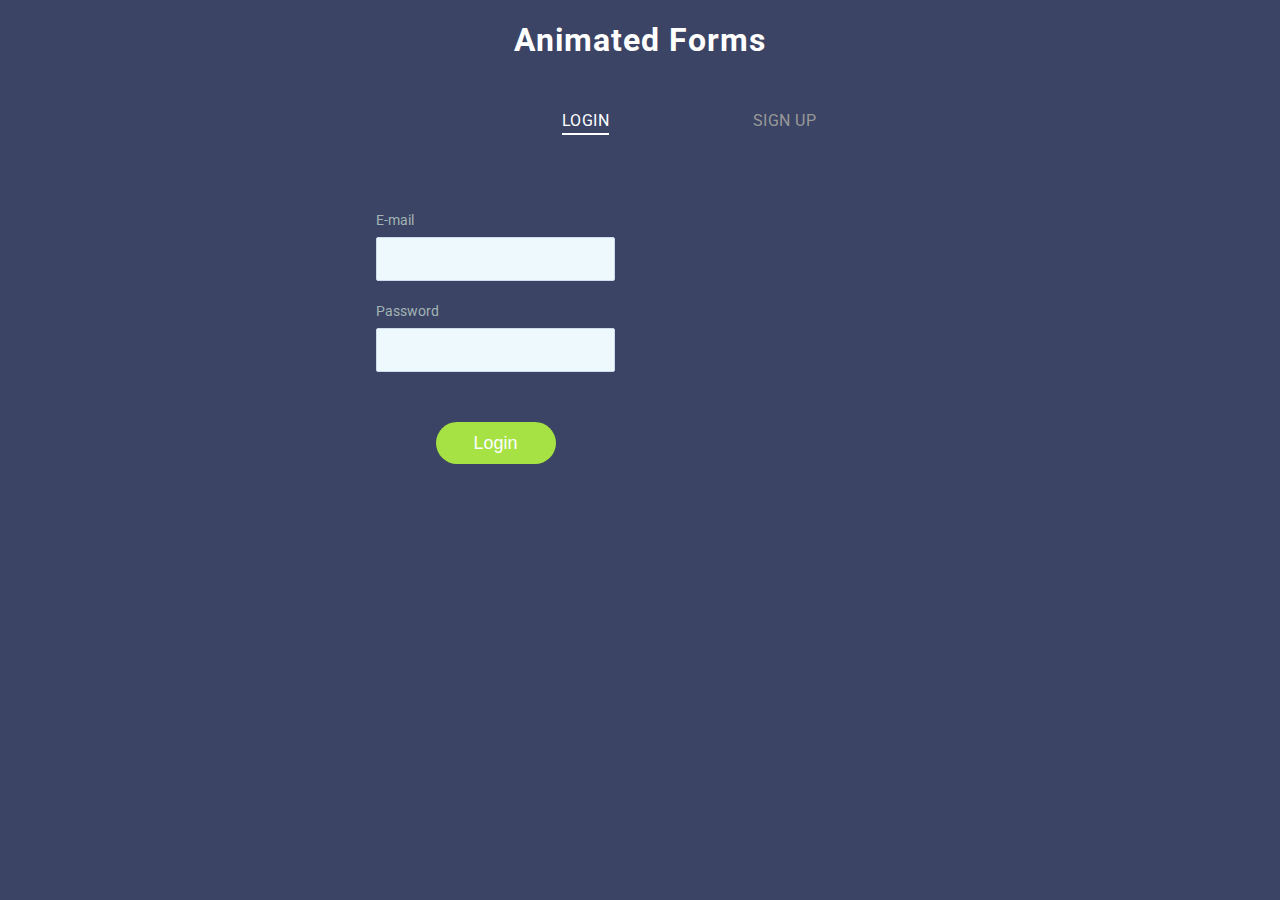
<file: Card Z index Form Design/index.html>
<!DOCTYPE html>
<html lang="en" >
<head>
  <meta charset="UTF-8">
  <title>Animated Form</title>
  <head>
	<meta charset="UTF-8">
	<title>AnimaForm</title>
	<link href='https://fonts.googleapis.com/css?family=Roboto' rel='stylesheet' type='text/css'>
</head><link rel="stylesheet" href="./style.css">

</head>
<body>
<!-- partial:index.partial.html -->
<section class="forms-section">
  <h1 class="section-title">Animated Forms</h1>
  <div class="forms">
    <div class="form-wrapper is-active">
      <button type="button" class="switcher switcher-login">
        Login
        <span class="underline"></span>
      </button>
      <form class="form form-login">
        <fieldset>
          <legend>Please, enter your email and password for login.</legend>
          <div class="input-block">
            <label for="login-email">E-mail</label>
            <input id="login-email" type="email" required>
          </div>
          <div class="input-block">
            <label for="login-password">Password</label>
            <input id="login-password" type="password" required>
          </div>
        </fieldset>
        <button type="submit" class="btn-login">Login</button>
      </form>
    </div>
    <div class="form-wrapper">
      <button type="button" class="switcher switcher-signup">
        Sign Up
        <span class="underline"></span>
      </button>
      <form class="form form-signup">
        <fieldset>
          <legend>Please, enter your email, password and password confirmation for sign up.</legend>
          <div class="input-block">
            <label for="signup-email">E-mail</label>
            <input id="signup-email" type="email" required>
          </div>
          <div class="input-block">
            <label for="signup-password">Password</label>
            <input id="signup-password" type="password" required>
          </div>
          <div class="input-block">
            <label for="signup-password-confirm">Confirm password</label>
            <input id="signup-password-confirm" type="password" required>
          </div>
        </fieldset>
        <button type="submit" class="btn-signup">Continue</button>
      </form>
    </div>
  </div>
</section>
<!-- partial -->
  <script  src="./script.js"></script>

</body>
</html>
</file>
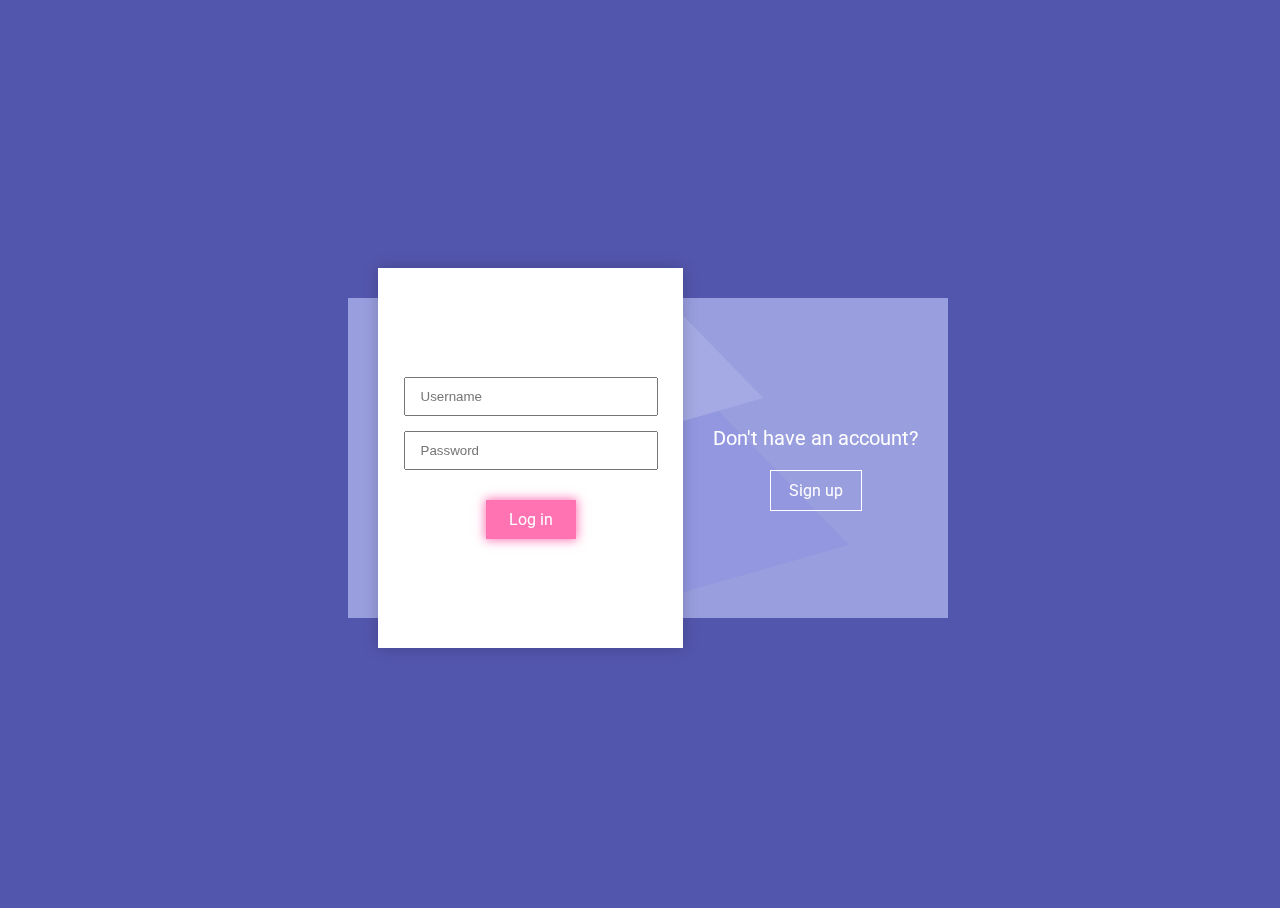
<file: Click and Change Login Design M/index.html>
<!DOCTYPE html>
<html lang="en">
<head>
    <meta charset="UTF-8">
    <meta http-equiv="X-UA-Compatible" content="IE=edge">
    <meta name="viewport" content="width=device-width, initial-scale=1.0">
    <title>Document</title>
    <link rel="stylesheet" href="style.css">
    <script src="https://code.jquery.com/jquery-2.2.4.min.js"></script>
   
</head>
<body>
    <div class="container">
        <div class="box"></div>
        <div class="container-forms">
          <div class="container-info">
            <div class="info-item">
              <div class="table">
                <div class="table-cell">
                  <p>
                    Have an account?
                  </p>
                  <div class="btn">
                    Log in
                  </div>
                </div>
              </div>
            </div>
            <div class="info-item">
              <div class="table">
                <div class="table-cell">
                  <p>
                    Don't have an account? 
                  </p>
                  <div class="btn">
                    Sign up
                  </div>
                </div>
              </div>
            </div>
          </div>
          <div class="container-form">
            <div class="form-item log-in">
              <div class="table">
                <div class="table-cell">
                  <input name="Username" placeholder="Username" type="text" /><input name="Password" placeholder="Password" type="Password" />
                  <div class="btn">
                    Log in
                  </div>
                </div>
              </div>
            </div>
            <div class="form-item sign-up">
              <div class="table">
                <div class="table-cell">
                  <input name="email" placeholder="Email" type="text" /><input name="fullName" placeholder="Full Name" type="text" /><input name="Username" placeholder="Username" type="text" /><input name="Password" placeholder="Password" type="Password" />
                  <div class="btn">
                    Sign up
                  </div>
                </div>
              </div>
            </div>
          </div>
        </div>
      </div>

    
    <script src="./script.js"></script>
</body>
</html>
</file>
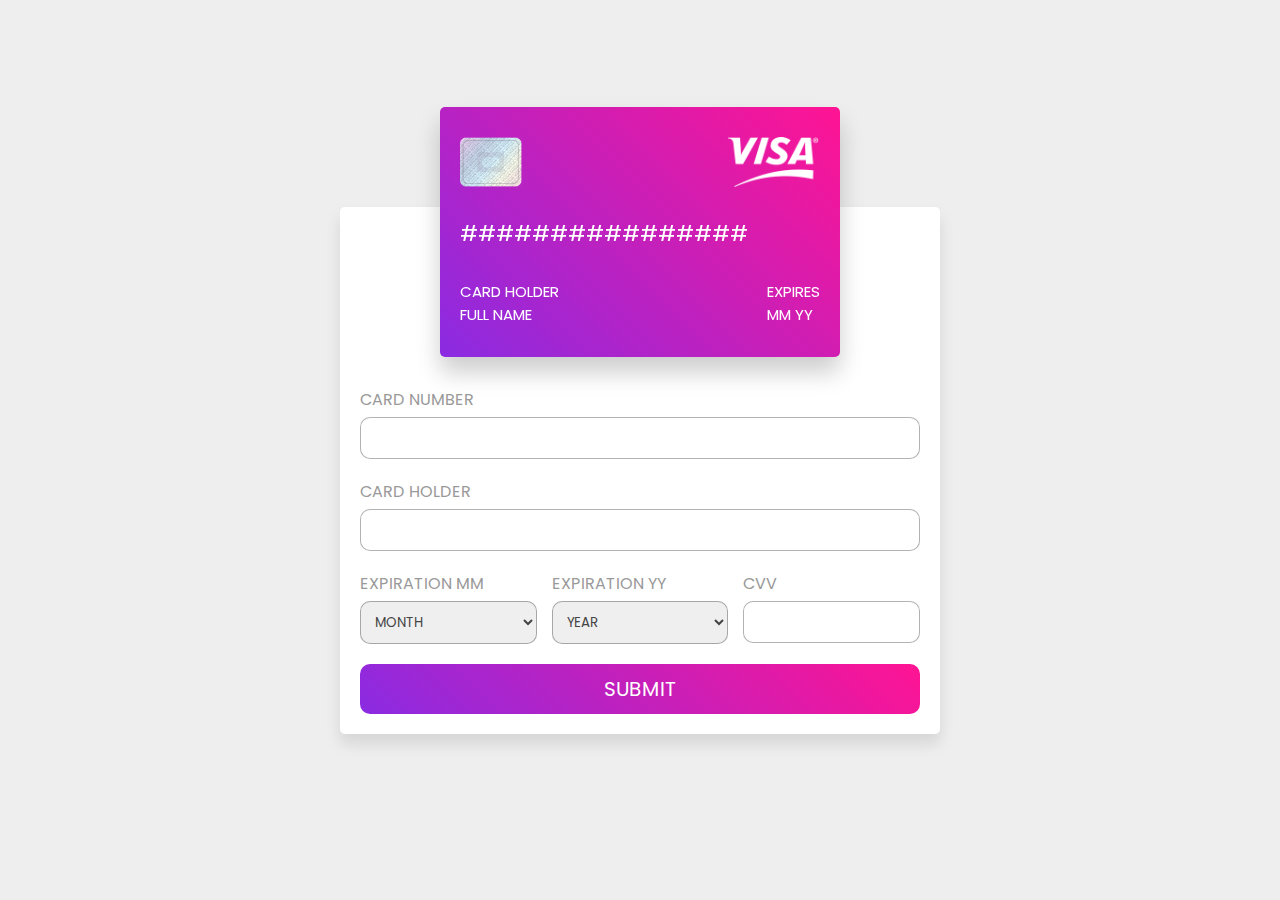
<file: Credit Card Rotating Form/index.html>
<!DOCTYPE html>
<html lang="en">
<head>
    <meta charset="UTF-8">
    <meta http-equiv="X-UA-Compatible" content="IE=edge">
    <meta name="viewport" content="width=device-width, initial-scale=1.0">
    
    <!-- custom css file link  -->
    <link rel="stylesheet" href="css/style.css">

</head>
<body>

<div class="container">

    <div class="card-container">

        <div class="front">
            <div class="image">
                <img src="image/chip.png" alt="">
                <img src="image/visa.png" alt="">
            </div>
            <div class="card-number-box">################</div>
            <div class="flexbox">
                <div class="box">
                    <span>card holder</span>
                    <div class="card-holder-name">full name</div>
                </div>
                <div class="box">
                    <span>expires</span>
                    <div class="expiration">
                        <span class="exp-month">mm</span>
                        <span class="exp-year">yy</span>
                    </div>
                </div>
            </div>
        </div>

        <div class="back">
            <div class="stripe"></div>
            <div class="box">
                <span>cvv</span>
                <div class="cvv-box"></div>
                <img src="image/visa.png" alt="">
            </div>
        </div>

    </div>

    <form action="">
        <div class="inputBox">
            <span>card number</span>
            <input type="text" maxlength="16" class="card-number-input">
        </div>
        <div class="inputBox">
            <span>card holder</span>
            <input type="text" class="card-holder-input">
        </div>
        <div class="flexbox">
            <div class="inputBox">
                <span>expiration mm</span>
                <select name="" id="" class="month-input">
                    <option value="month" selected disabled>month</option>
                    <option value="01">01</option>
                    <option value="02">02</option>
                    <option value="03">03</option>
                    <option value="04">04</option>
                    <option value="05">05</option>
                    <option value="06">06</option>
                    <option value="07">07</option>
                    <option value="08">08</option>
                    <option value="09">09</option>
                    <option value="10">10</option>
                    <option value="11">11</option>
                    <option value="12">12</option>
                </select>
            </div>
            <div class="inputBox">
                <span>expiration yy</span>
                <select name="" id="" class="year-input">
                    <option value="year" selected disabled>year</option>
                    <option value="2021">2021</option>
                    <option value="2022">2022</option>
                    <option value="2023">2023</option>
                    <option value="2024">2024</option>
                    <option value="2025">2025</option>
                    <option value="2026">2026</option>
                    <option value="2027">2027</option>
                    <option value="2028">2028</option>
                    <option value="2029">2029</option>
                    <option value="2030">2030</option>
                </select>
            </div>
            <div class="inputBox">
                <span>cvv</span>
                <input type="text" maxlength="4" class="cvv-input">
            </div>
        </div>
        <input type="submit" value="submit" class="submit-btn">
    </form>

</div>    
    





<script>

document.querySelector('.card-number-input').oninput = () =>{
    document.querySelector('.card-number-box').innerText = document.querySelector('.card-number-input').value;
}

document.querySelector('.card-holder-input').oninput = () =>{
    document.querySelector('.card-holder-name').innerText = document.querySelector('.card-holder-input').value;
}

document.querySelector('.month-input').oninput = () =>{
    document.querySelector('.exp-month').innerText = document.querySelector('.month-input').value;
}

document.querySelector('.year-input').oninput = () =>{
    document.querySelector('.exp-year').innerText = document.querySelector('.year-input').value;
}

document.querySelector('.cvv-input').onmouseenter = () =>{
    document.querySelector('.front').style.transform = 'perspective(1000px) rotateY(-180deg)';
    document.querySelector('.back').style.transform = 'perspective(1000px) rotateY(0deg)';
}

document.querySelector('.cvv-input').onmouseleave = () =>{
    document.querySelector('.front').style.transform = 'perspective(1000px) rotateY(0deg)';
    document.querySelector('.back').style.transform = 'perspective(1000px) rotateY(180deg)';
}

document.querySelector('.cvv-input').oninput = () =>{
    document.querySelector('.cvv-box').innerText = document.querySelector('.cvv-input').value;
}

</script>







</body>
</html>
</file>
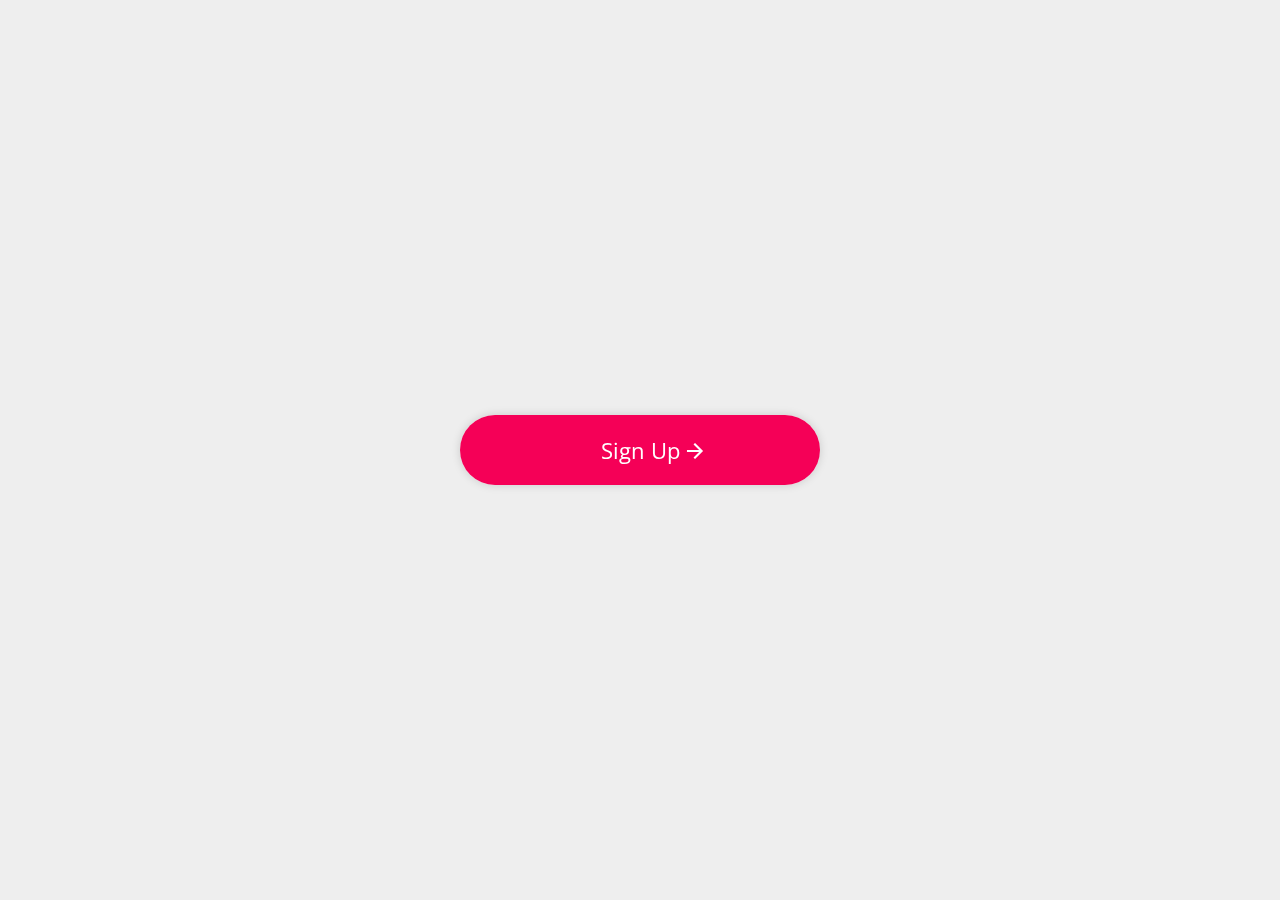
<file: Dynamic Sign up From in OneBlock/index.html>
<!DOCTYPE html>
<html lang="en">
<head>
    <meta charset="UTF-8">
    <meta http-equiv="X-UA-Compatible" content="IE=edge">
    <meta name="viewport" content="width=device-width, initial-scale=1.0">
    <title>Document</title>
    <link rel="stylesheet" href="style.css">
    <link rel="stylesheet" href="https://fonts.googleapis.com/icon?family=Material+Icons">
    <script src="https://cdnjs.cloudflare.com/ajax/libs/jquery/3.1.0/jquery.min.js"></script>
</head>
<body>
    
<form class="grop-from" id="signup">
    <div class="form-head"><span class="text"> </span><i class="icon-placeholder"></i></div>
    <div class="form-body"><span class="error-text">Please Fill Out This Field</span>
      <div class="form-controls">
        <input id="control-name" placeholder="Name"/>
        <input id="control-phone" placeholder="Phone No"/>
        <input id="control-email" placeholder="Email"/>
        <input id="control-password" placeholder="Password" type="password"/>
        <input id="control-password-repeat" placeholder="Confirm Password" type="password"/>
      </div>
    </div><a class="form-action"><i class="icon-action"></i></a>
  </form>
  <script src="./script.js"></script>
</body>
</html>
</file>
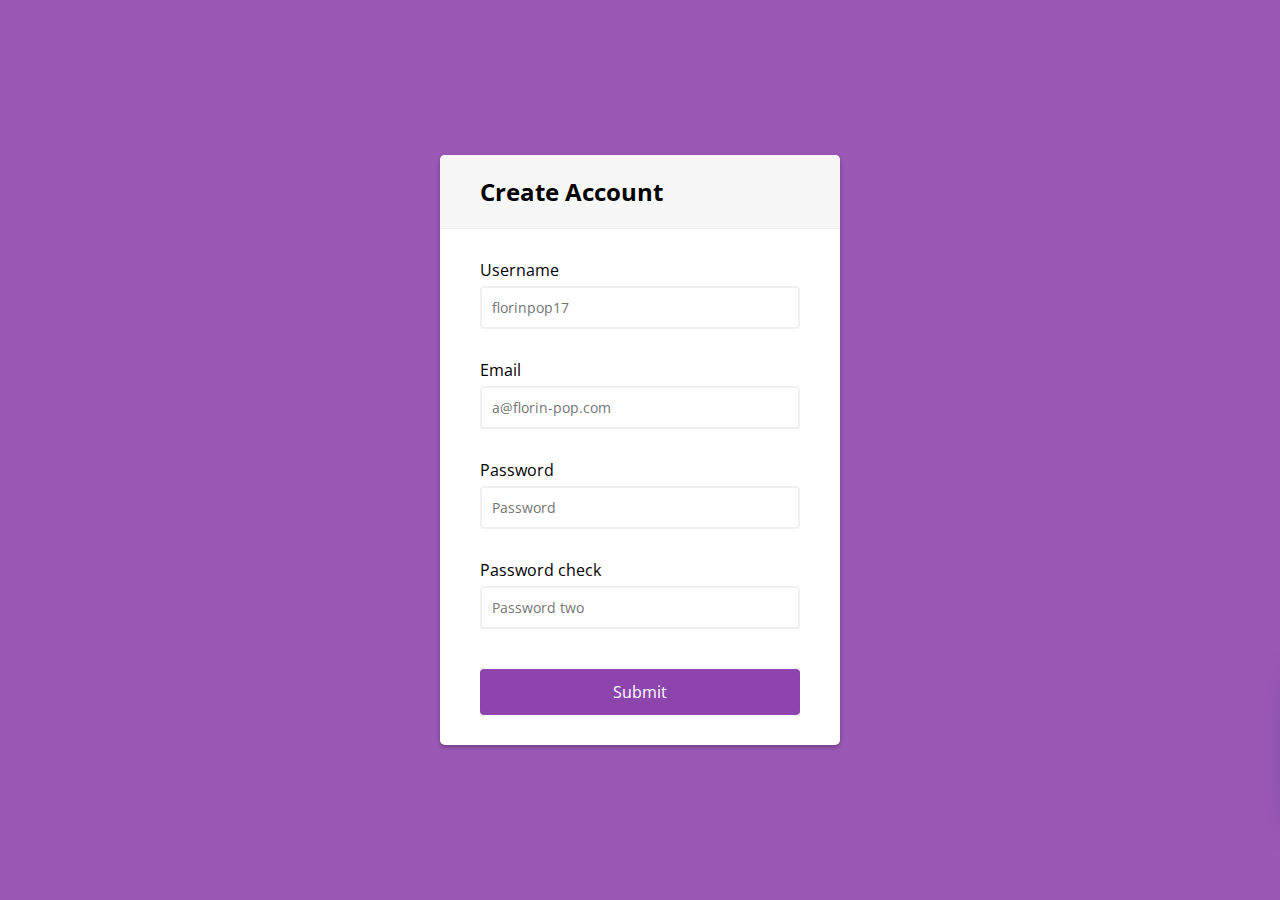
<file: Form Validation/index.html>
<!DOCTYPE html>
<html lang="en">
<head>
    <meta charset="UTF-8">
    <meta http-equiv="X-UA-Compatible" content="IE=edge">
    <meta name="viewport" content="width=device-width, initial-scale=1.0">
    <title>Document</title>
    <link rel="stylesheet" href="style.css">
    <link rel="stylesheet" href="https://cdnjs.cloudflare.com/ajax/libs/font-awesome/5.10.2/css/all.min.css">
</head>
<body>
    <div class="container">
        <div class="header">
            <h2>Create Account</h2>
        </div>
        <form id="form" class="form">
            <div class="form-control">
                <label for="username">Username</label>
                <input type="text" placeholder="florinpop17" id="username" />
                <i class="fas fa-check-circle"></i>
                <i class="fas fa-exclamation-circle"></i>
                <small>Error message</small>
            </div>
            <div class="form-control">
                <label for="username">Email</label>
                <input type="email" placeholder="a@florin-pop.com" id="email" />
                <i class="fas fa-check-circle"></i>
                <i class="fas fa-exclamation-circle"></i>
                <small>Error message</small>
            </div>
            <div class="form-control">
                <label for="username">Password</label>
                <input type="password" placeholder="Password" id="password"/>
                <i class="fas fa-check-circle"></i>
                <i class="fas fa-exclamation-circle"></i>
                <small>Error message</small>
            </div>
            <div class="form-control">
                <label for="username">Password check</label>
                <input type="password" placeholder="Password two" id="password2"/>
                <i class="fas fa-check-circle"></i>
                <i class="fas fa-exclamation-circle"></i>
                <small>Error message</small>
            </div>
            <button>Submit</button>
        </form>
    </div>
    
    
    <!-- SOCIAL PANEL HTML -->
    <div class="social-panel-container">
        <div class="social-panel">
            <p>Created with <i class="fa fa-heart"></i> by
                <a target="_blank" href="https://florin-pop.com">Florin Pop</a></p>
            <button class="close-btn"><i class="fas fa-times"></i></button>
            <h4>Get in touch on</h4>
            <ul>
                <li>
                    <a href="https://www.patreon.com/florinpop17" target="_blank">
                        <i class="fab fa-discord"></i>
                    </a>
                </li>
                <li>
                    <a href="https://twitter.com/florinpop1705" target="_blank">
                        <i class="fab fa-twitter"></i>
                    </a>
                </li>
                <li>
                    <a href="https://linkedin.com/in/florinpop17" target="_blank">
                        <i class="fab fa-linkedin"></i>
                    </a>
                </li>
                <li>
                    <a href="https://facebook.com/florinpop17" target="_blank">
                        <i class="fab fa-facebook"></i>
                    </a>
                </li>
                <li>
                    <a href="https://instagram.com/florinpop17" target="_blank">
                        <i class="fab fa-instagram"></i>
                    </a>
                </li>
            </ul>
        </div>
    </div>
    <script src="./script.js"></script>
</body>
</html>
</file>
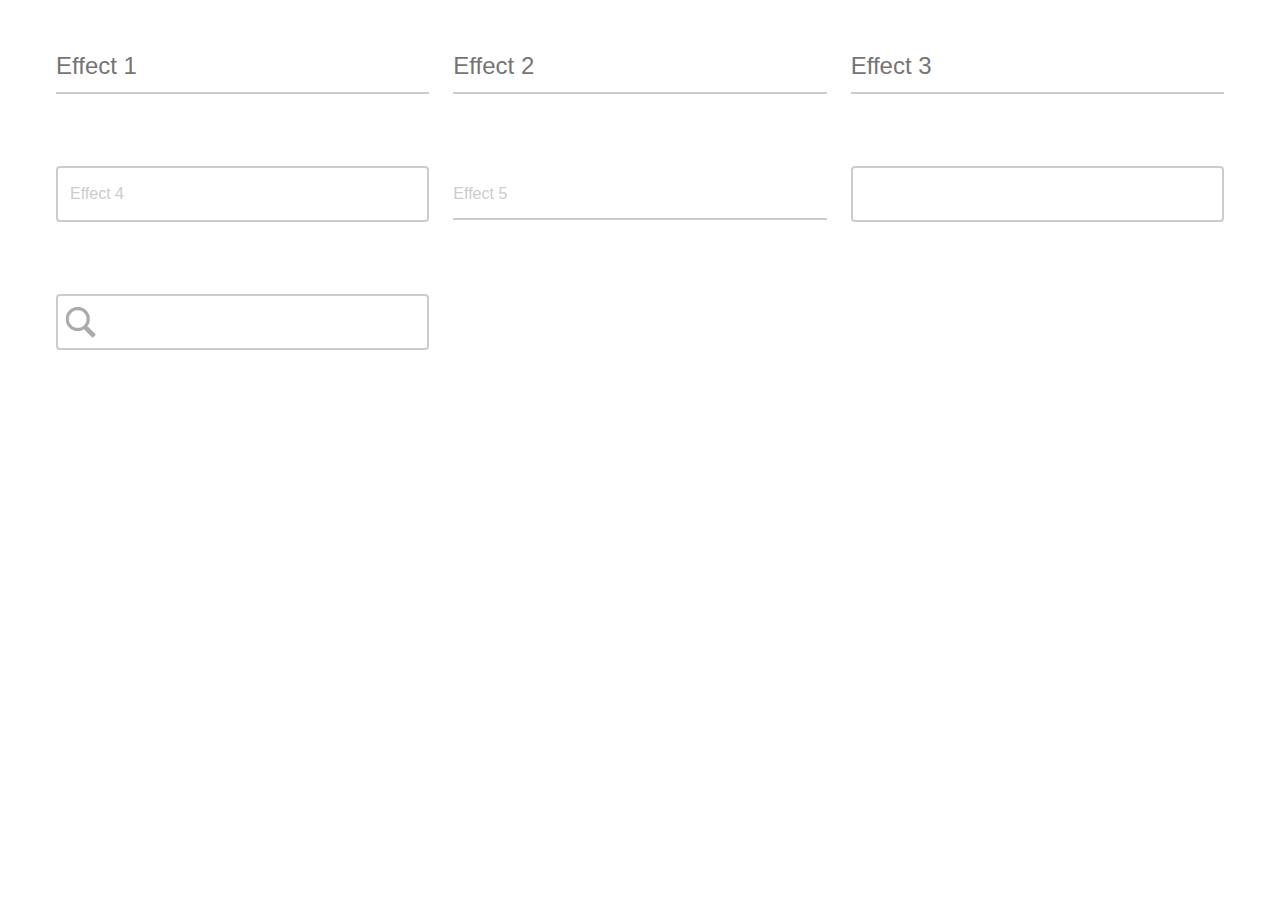
<file: Input Focus Effects/index.html>
<!DOCTYPE html>
<html lang="en">
  <head>
    <meta charset="UTF-8" />
    <meta http-equiv="X-UA-Compatible" content="IE=edge" />
    <meta name="viewport" content="width=device-width, initial-scale=1.0" />
    <link rel="stylesheet" href="style.css" />
    <title>Input Focus Effects</title>
  </head>
  <body>
    <div class="container">
      <div class="input-group">
        <input
          type="text"
          name=""
          id=""
          class="effect-1"
          placeholder="Effect 1"
        />
        <span class="border"></span>
      </div>
      <div class="input-group">
        <input
          type="text"
          name=""
          id=""
          class="effect-2"
          placeholder="Effect 2"
        />
        <span class="border"></span>
      </div>
      <div class="input-group">
        <input
          type="text"
          name=""
          id=""
          class="effect-3"
          placeholder="Effect 3"
        />
        <span class="border"></span>
      </div>

      <div class="input-group">
        <input type="text" id="effect4" class="effect-4" placeholder=" " />
        <label for="effect4">Effect 4</label>
      </div>

      <div class="input-group">
        <input type="text" id="effect5" class="effect-5" placeholder=" " />
        <label for="effect5">Effect 5</label>
      </div>

      <div class="input-group overflow-hidden">
        <input type="text" name="" id="" class="effect-6" />
        <span class="bg"></span>
      </div>

      <div class="input-group">
        <input type="text" name="" id="" class="effect-7" />
      </div>
    </div>
  </body>
</html>
</file>
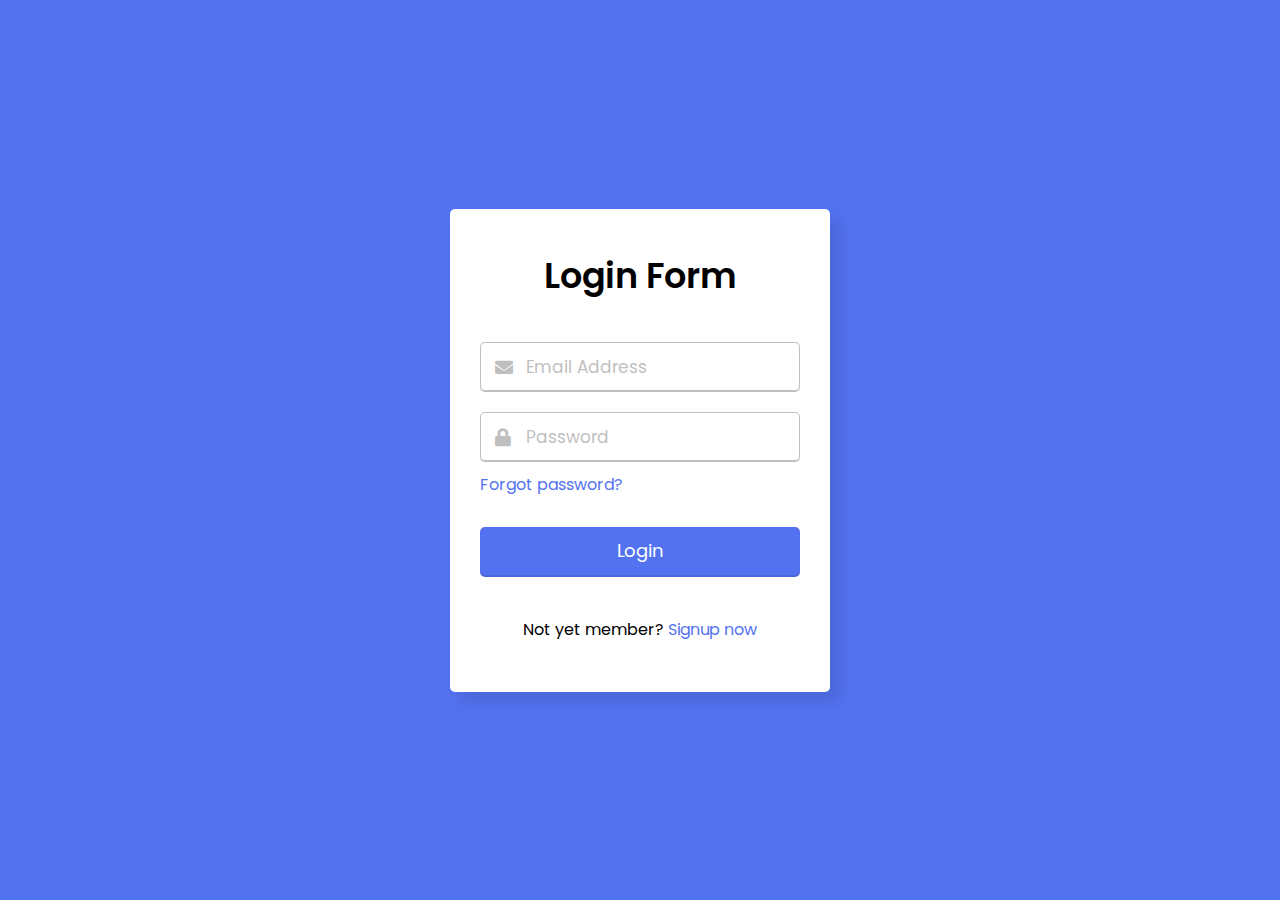
<file: Login Form validation with Shake Effect/index.html>
<!DOCTYPE html>
<!-- Coding By CodingNepal - youtube.com/codingnepal -->
<html lang="en">
<head>
  <meta charset="UTF-8">
  <meta name="viewport" content="width=device-width, initial-scale=1.0">
  <title>Login Form with Shake Effect | CodingNepal</title>
  <link rel="stylesheet" href="style.css">
  <link rel="stylesheet" href="https://cdnjs.cloudflare.com/ajax/libs/font-awesome/5.15.3/css/all.min.css"/>
</head>
<body>
  <div class="wrapper">
    <header>Login Form</header>
    <form action="#">
      <div class="field email">
        <div class="input-area">
          <input type="text" placeholder="Email Address">
          <i class="icon fas fa-envelope"></i>
          <i class="error error-icon fas fa-exclamation-circle"></i>
        </div>
        <div class="error error-txt">Email can't be blank</div>
      </div>
      <div class="field password">
        <div class="input-area">
          <input type="password" placeholder="Password">
          <i class="icon fas fa-lock"></i>
          <i class="error error-icon fas fa-exclamation-circle"></i>
        </div>
        <div class="error error-txt">Password can't be blank</div>
      </div>
      <div class="pass-txt"><a href="#">Forgot password?</a></div>
      <input type="submit" value="Login">
    </form>
    <div class="sign-txt">Not yet member? <a href="#">Signup now</a></div>
  </div>

  <script src="script.js"></script>

</body>
</html>
</file>
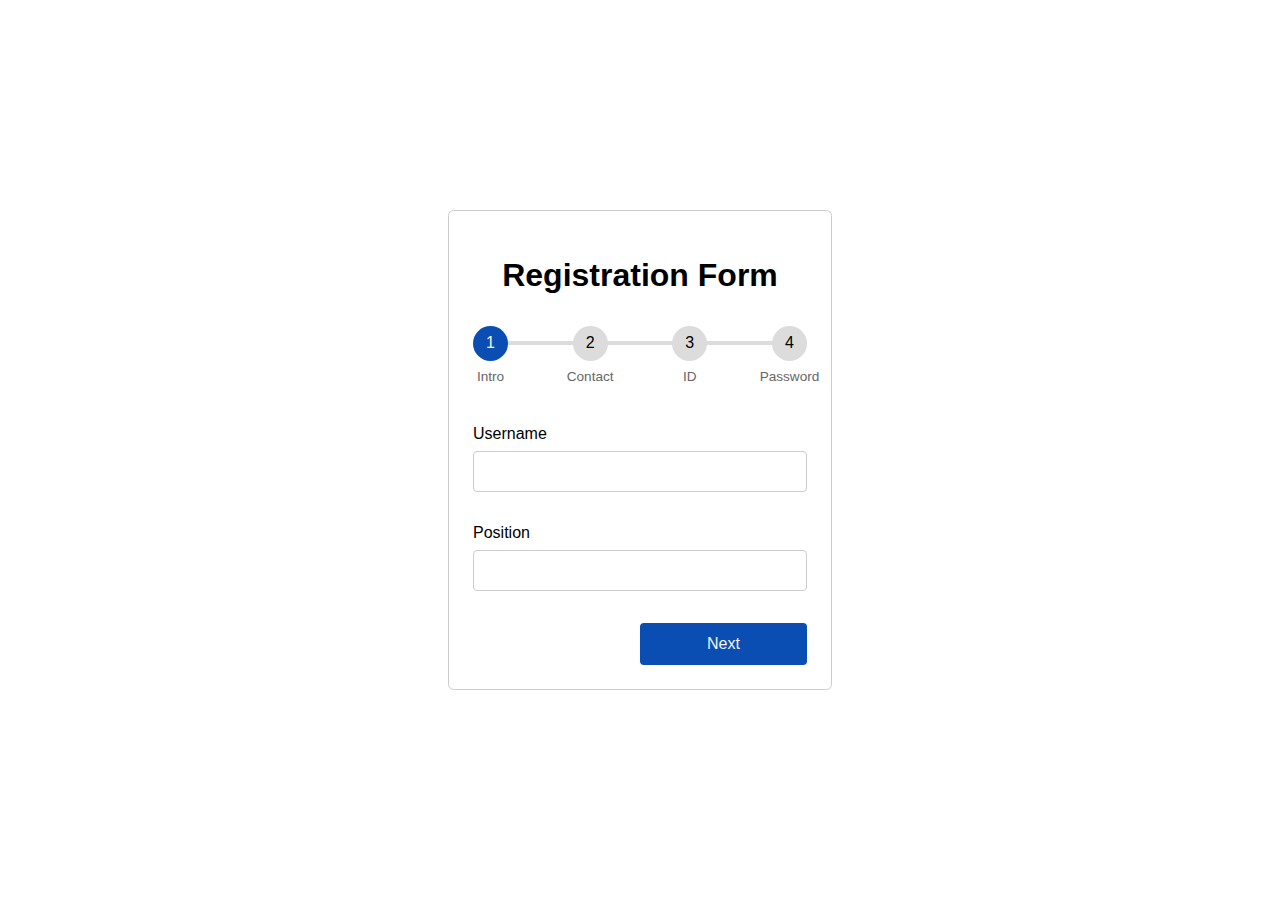
<file: Multi Steps Form 1/index.html>
<!DOCTYPE html>
<html lang="en">
  <head>
    <meta charset="UTF-8" />
    <meta http-equiv="X-UA-Compatible" content="IE=edge" />
    <meta name="viewport" content="width=device-width, initial-scale=1.0" />
    <link rel="stylesheet" href="style.css" />
    <script src="script.js" defer></script>
    <title>Registraion Form</title>
  </head>
  <body>
    <form action="#" class="form">
      <h1 class="text-center">Registration Form</h1>
      <!-- Progress bar -->
      <div class="progressbar">
        <div class="progress" id="progress"></div>
        
        <div
          class="progress-step progress-step-active"
          data-title="Intro"
        ></div>
        <div class="progress-step" data-title="Contact"></div>
        <div class="progress-step" data-title="ID"></div>
        <div class="progress-step" data-title="Password"></div>
      </div>

      <!-- Steps -->
      <div class="form-step form-step-active">
        <div class="input-group">
          <label for="username">Username</label>
          <input type="text" name="username" id="username" />
        </div>
        <div class="input-group">
          <label for="position">Position</label>
          <input type="text" name="position" id="position" />
        </div>
        <div class="">
          <a href="#" class="btn btn-next width-50 ml-auto">Next</a>
        </div>
      </div>
      <div class="form-step">
        <div class="input-group">
          <label for="phone">Phone</label>
          <input type="text" name="phone" id="phone" />
        </div>
        <div class="input-group">
          <label for="email">Email</label>
          <input type="text" name="email" id="email" />
        </div>
        <div class="btns-group">
          <a href="#" class="btn btn-prev">Previous</a>
          <a href="#" class="btn btn-next">Next</a>
        </div>
      </div>
      <div class="form-step">
        <div class="input-group">
          <label for="dob">Date of Birth</label>
          <input type="date" name="dob" id="dob" />
        </div>
        <div class="input-group">
          <label for="ID">National ID</label>
          <input type="number" name="ID" id="ID" />
        </div>
        <div class="btns-group">
          <a href="#" class="btn btn-prev">Previous</a>
          <a href="#" class="btn btn-next">Next</a>
        </div>
      </div>
      <div class="form-step">
        <div class="input-group">
          <label for="password">Password</label>
          <input type="password" name="password" id="password" />
        </div>
        <div class="input-group">
          <label for="confirmPassword">Confirm Password</label>
          <input
            type="password"
            name="confirmPassword"
            id="confirmPassword"
          />
        </div>
        <div class="btns-group">
          <a href="#" class="btn btn-prev">Previous</a>
          <input type="submit" value="Submit" class="btn" />
        </div>
      </div>
    </form>
  </body>
</html>
</file>
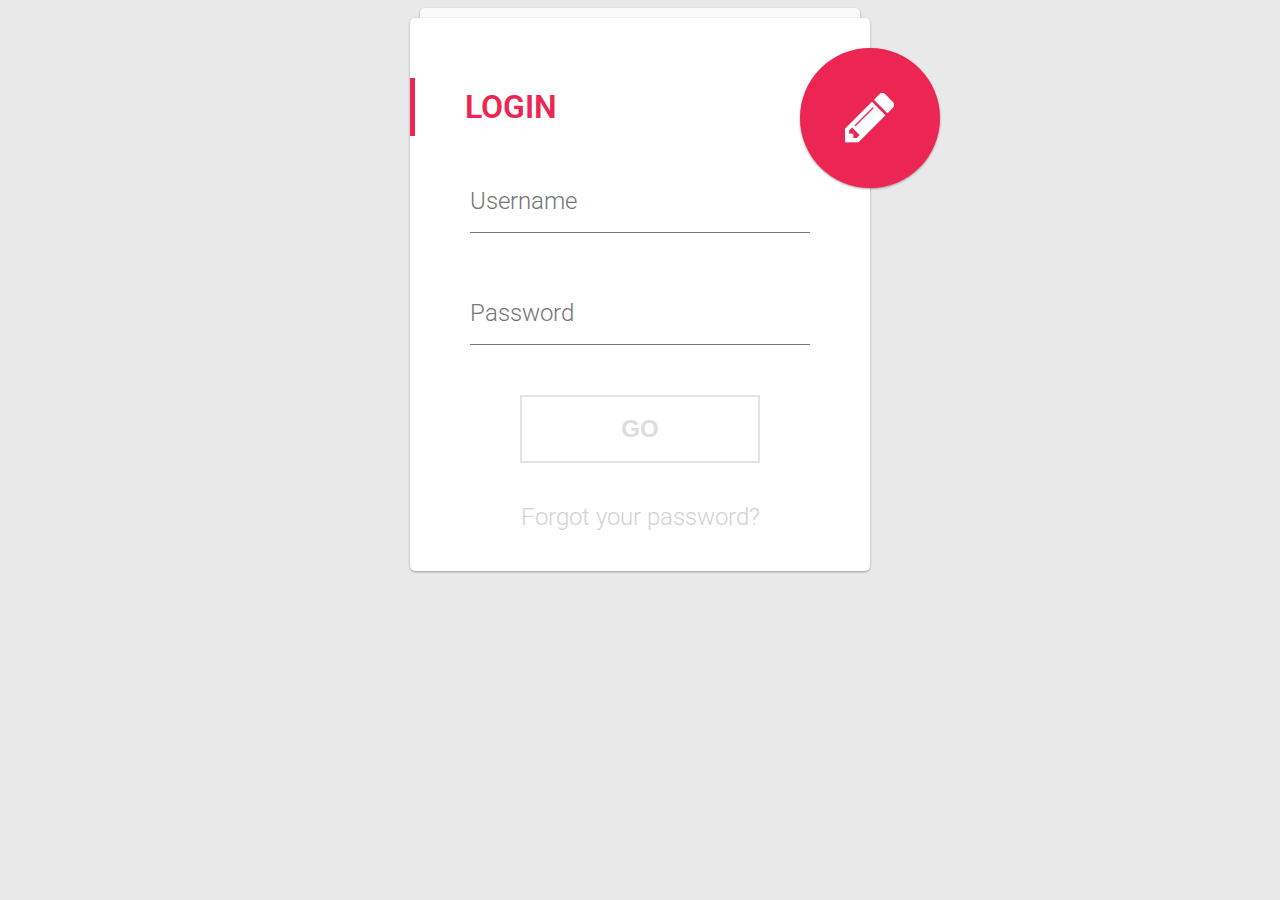
<file: One Card Click Login Design M/index.html>
<!DOCTYPE html>
<html lang="en">
<head>
    <meta charset="UTF-8">
    <meta http-equiv="X-UA-Compatible" content="IE=edge">
    <meta name="viewport" content="width=device-width, initial-scale=1.0">
    <title>Document</title>
    <link rel="stylesheet" href="https://fonts.googleapis.com/css?family=Roboto:400,100,300,500,700,900|RobotoDraft:400,100,300,500,700,900">
    <link rel="stylesheet" href="https://maxcdn.bootstrapcdn.com/font-awesome/4.3.0/css/font-awesome.min.css">
    <link rel="stylesheet" href="style.css">
</head>
<body>
    
  <div class="container">
    <div class="card"></div>
    <div class="card">
      <h1 class="title">Login</h1>
      <form>
        <div class="input-container">
          <input type="#{type}" id="#{label}" required="required"/>
          <label for="#{label}">Username</label>
          <div class="bar"></div>
        </div>
        <div class="input-container">
          <input type="#{type}" id="#{label}" required="required"/>
          <label for="#{label}">Password</label>
          <div class="bar"></div>
        </div>
        <div class="button-container">
          <button><span>Go</span></button>
        </div>
        <div class="footer"><a href="#">Forgot your password?</a></div>
      </form>
    </div>
    <div class="card alt">
      <div class="toggle"></div>
      <h1 class="title">Register
        <div class="close"></div>
      </h1>
      <form>
        <div class="input-container">
          <input type="#{type}" id="#{label}" required="required"/>
          <label for="#{label}">Username</label>
          <div class="bar"></div>
        </div>
        <div class="input-container">
          <input type="#{type}" id="#{label}" required="required"/>
          <label for="#{label}">Password</label>
          <div class="bar"></div>
        </div>
        <div class="input-container">
          <input type="#{type}" id="#{label}" required="required"/>
          <label for="#{label}">Repeat Password</label>
          <div class="bar"></div>
        </div>
        <div class="button-container">
          <button><span>Next</span></button>
        </div>
      </form>
    </div>
  </div>
  <script src="https://cdnjs.cloudflare.com/ajax/libs/jquery/2.1.3/jquery.min.js"></script>
  <script src="./script.js"></script>
</body>
</html>
</file>
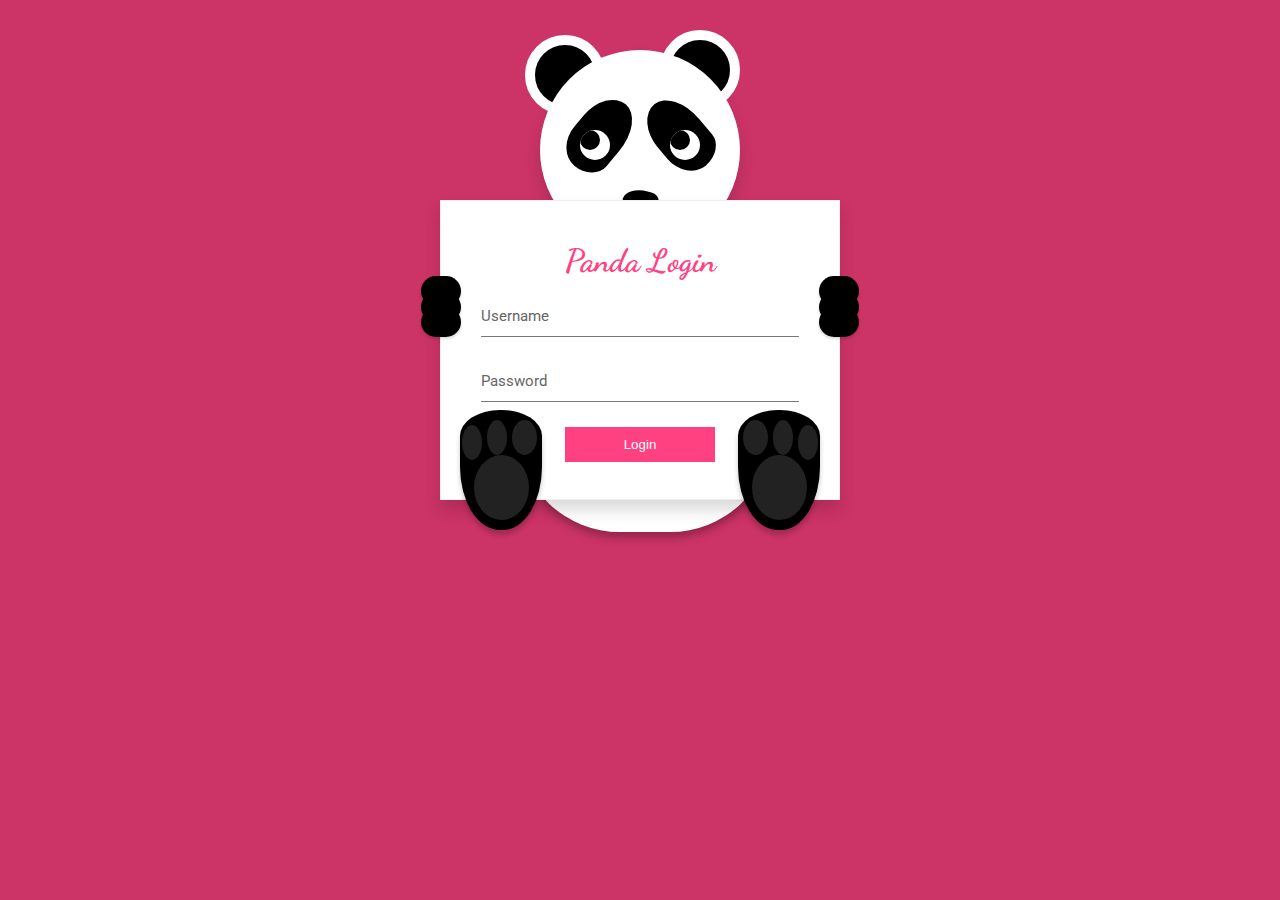
<file: Panda Login Form/index.html>
<!DOCTYPE html>
<html lang="en">
<head>
    <meta charset="UTF-8">
    <meta http-equiv="X-UA-Compatible" content="IE=edge">
    <meta name="viewport" content="width=device-width, initial-scale=1.0">
    <title>Document</title>
    <link rel="stylesheet" href="style.css">
    <script src="https://cdnjs.cloudflare.com/ajax/libs/jquery/2.1.3/jquery.min.js"></script>
</head>
<body>
    <div class="panda">
        <div class="ear"></div>
        <div class="face">
          <div class="eye-shade"></div>
          <div class="eye-white">
            <div class="eye-ball"></div>
          </div>
          <div class="eye-shade rgt"></div>
          <div class="eye-white rgt">
            <div class="eye-ball"></div>
          </div>
          <div class="nose"></div>
          <div class="mouth"></div>
        </div>
        <div class="body"> </div>
        <div class="foot">
          <div class="finger"></div>
        </div>
        <div class="foot rgt">
          <div class="finger"></div>
        </div>
      </div>
      <form>
        <div class="hand"></div>
        <div class="hand rgt"></div>
        <h1>Panda Login</h1>
        <div class="form-group">
          <input required="required" class="form-control"/>
          <label class="form-label">Username    </label>
        </div>
        <div class="form-group">
          <input id="password" type="password" required="required" class="form-control"/>
          <label class="form-label">Password</label>
          <p class="alert">Invalid Credentials..!!</p>
          <button class="btn">Login </button>
        </div>
      </form>

      <script src="./script.js"></script>
</body>

</html>
</file>
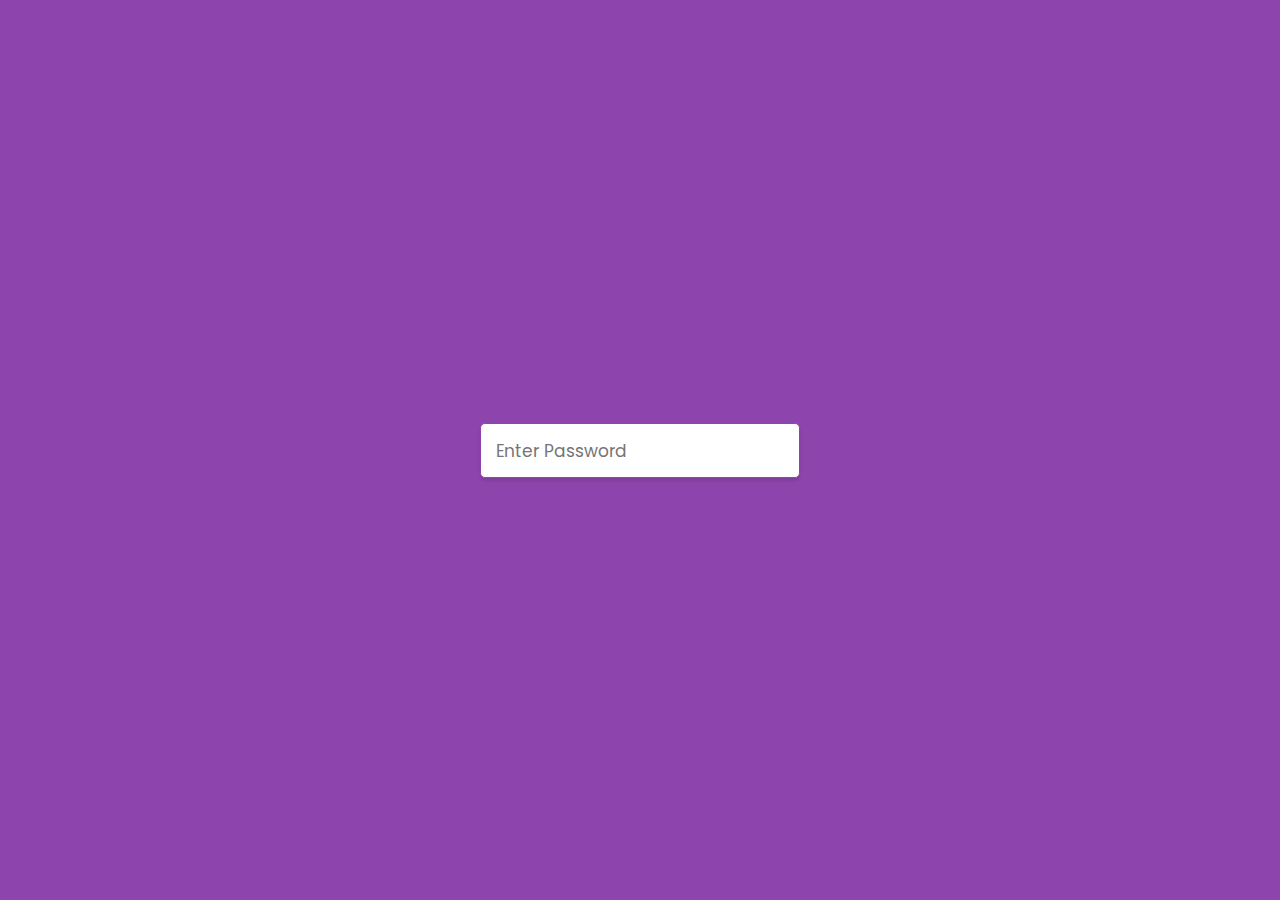
<file: Password Show Hide/index.html>
<!DOCTYPE html>
<html lang="en">
<head>
    <meta charset="UTF-8">
    <meta http-equiv="X-UA-Compatible" content="IE=edge">
    <meta name="viewport" content="width=device-width, initial-scale=1.0">
    <link rel="stylesheet" href="https://use.fontawesome.com/releases/v5.15.4/css/all.css" integrity="sha384-DyZ88mC6Up2uqS4h/KRgHuoeGwBcD4Ng9SiP4dIRy0EXTlnuz47vAwmeGwVChigm" crossorigin="anonymous">
    <title>Document</title>
    <link rel="stylesheet" href="style.css">
</head>
<body>
    <body>
        <div class="wrapper">
          <input type="password" placeholder="Enter Password" required>
          <span class="show-btn"><i class="fas fa-eye"></i></span>
        </div>
        <script src="./script.js"></script>  
</body>
</html>
</file>
<file: Card Z index Form Design/style.css>
*,
*::before,
*::after {
	box-sizing: border-box;
}

body {
	margin: 0;
	font-family: Roboto, -apple-system, 'Helvetica Neue', 'Segoe UI', Arial, sans-serif;
	background: #3b4465;
}

.forms-section {
	display: flex;
	flex-direction: column;
	justify-content: center;
	align-items: center;
}

.section-title {
	font-size: 32px;
	letter-spacing: 1px;
	color: #fff;
}

.forms {
	display: flex;
	align-items: flex-start;
	margin-top: 30px;
}

.form-wrapper {
	animation: hideLayer .3s ease-out forwards;
}

.form-wrapper.is-active {
	animation: showLayer .3s ease-in forwards;
}

@keyframes showLayer {
	50% {
		z-index: 1;
	}
	100% {
		z-index: 1;
	}
}

@keyframes hideLayer {
	0% {
		z-index: 1;
	}
	49.999% {
		z-index: 1;
	}
}

.switcher {
	position: relative;
	cursor: pointer;
	display: block;
	margin-right: auto;
	margin-left: auto;
	padding: 0;
	text-transform: uppercase;
	font-family: inherit;
	font-size: 16px;
	letter-spacing: .5px;
	color: #999;
	background-color: transparent;
	border: none;
	outline: none;
	transform: translateX(0);
	transition: all .3s ease-out;
}

.form-wrapper.is-active .switcher-login {
	color: #fff;
	transform: translateX(90px);
}

.form-wrapper.is-active .switcher-signup {
	color: #fff;
	transform: translateX(-90px);
}

.underline {
	position: absolute;
	bottom: -5px;
	left: 0;
	overflow: hidden;
	pointer-events: none;
	width: 100%;
	height: 2px;
}

.underline::before {
	content: '';
	position: absolute;
	top: 0;
	left: inherit;
	display: block;
	width: inherit;
	height: inherit;
	background-color: currentColor;
	transition: transform .2s ease-out;
}

.switcher-login .underline::before {
	transform: translateX(101%);
}

.switcher-signup .underline::before {
	transform: translateX(-101%);
}

.form-wrapper.is-active .underline::before {
	transform: translateX(0);
}

.form {
	overflow: hidden;
	min-width: 260px;
	margin-top: 50px;
	padding: 30px 25px;
  border-radius: 5px;
	transform-origin: top;
}

.form-login {
	animation: hideLogin .3s ease-out forwards;
}

.form-wrapper.is-active .form-login {
	animation: showLogin .3s ease-in forwards;
}

@keyframes showLogin {
	0% {
		background: #d7e7f1;
		transform: translate(40%, 10px);
	}
	50% {
		transform: translate(0, 0);
	}
	100% {
		background-color: #fff;
		transform: translate(35%, -20px);
	}
}

@keyframes hideLogin {
	0% {
		background-color: #fff;
		transform: translate(35%, -20px);
	}
	50% {
		transform: translate(0, 0);
	}
	100% {
		background: #d7e7f1;
		transform: translate(40%, 10px);
	}
}

.form-signup {
	animation: hideSignup .3s ease-out forwards;
}

.form-wrapper.is-active .form-signup {
	animation: showSignup .3s ease-in forwards;
}

@keyframes showSignup {
	0% {
		background: #d7e7f1;
		transform: translate(-40%, 10px) scaleY(.8);
	}
	50% {
		transform: translate(0, 0) scaleY(.8);
	}
	100% {
		background-color: #fff;
		transform: translate(-35%, -20px) scaleY(1);
	}
}

@keyframes hideSignup {
	0% {
		background-color: #fff;
		transform: translate(-35%, -20px) scaleY(1);
	}
	50% {
		transform: translate(0, 0) scaleY(.8);
	}
	100% {
		background: #d7e7f1;
		transform: translate(-40%, 10px) scaleY(.8);
	}
}

.form fieldset {
	position: relative;
	opacity: 0;
	margin: 0;
	padding: 0;
	border: 0;
	transition: all .3s ease-out;
}

.form-login fieldset {
	transform: translateX(-50%);
}

.form-signup fieldset {
	transform: translateX(50%);
}

.form-wrapper.is-active fieldset {
	opacity: 1;
	transform: translateX(0);
	transition: opacity .4s ease-in, transform .35s ease-in;
}

.form legend {
	position: absolute;
	overflow: hidden;
	width: 1px;
	height: 1px;
	clip: rect(0 0 0 0);
}

.input-block {
	margin-bottom: 20px;
}

.input-block label {
	font-size: 14px;
  color: #a1b4b4;
}

.input-block input {
	display: block;
	width: 100%;
	margin-top: 8px;
	padding-right: 15px;
	padding-left: 15px;
	font-size: 16px;
	line-height: 40px;
	color: #3b4465;
  background: #eef9fe;
  border: 1px solid #cddbef;
  border-radius: 2px;
}

.form [type='submit'] {
	opacity: 0;
	display: block;
	min-width: 120px;
	margin: 30px auto 10px;
	font-size: 18px;
	line-height: 40px;
	border-radius: 25px;
	border: none;
	transition: all .3s ease-out;
}

.form-wrapper.is-active .form [type='submit'] {
	opacity: 1;
	transform: translateX(0);
	transition: all .4s ease-in;
}

.btn-login {
	color: #fbfdff;
	background: #a7e245;
	transform: translateX(-30%);
}

.btn-signup {
	color: #a7e245;
	background: #fbfdff;
	box-shadow: inset 0 0 0 2px #a7e245;
	transform: translateX(30%);
}
</file>
<file: Click and Change Login Design M/style.css>
@charset "UTF-8";
@import url(https://fonts.googleapis.com/css?family=Oswald|Roboto);
body {
  position: absolute;
  left: 0;
  top: 0;
  width: 100%;
  height: 100%;
  font-family: "Roboto", sans-serif;
  background-color: #5356ad;
  overflow: hidden;
}

.table {
  display: table;
  width: 100%;
  height: 100%;
}

.table-cell {
  display: table-cell;
  vertical-align: middle;
  -moz-transition: all 0.5s;
  -o-transition: all 0.5s;
  -webkit-transition: all 0.5s;
  transition: all 0.5s;
}

.container {
  position: relative;
  width: 600px;
  margin: 30px auto 0;
  height: 320px;
  background-color: #999ede;
  top: 50%;
  margin-top: -160px;
  -moz-transition: all 0.5s;
  -o-transition: all 0.5s;
  -webkit-transition: all 0.5s;
  transition: all 0.5s;
}
.container .box {
  position: absolute;
  left: 0;
  top: 0;
  width: 100%;
  height: 100%;
  overflow: hidden;
}
.container .box:before, .container .box:after {
  content: " ";
  position: absolute;
  left: 152px;
  top: 50px;
  background-color: #9297e0;
  transform: rotateX(52deg) rotateY(15deg) rotateZ(-38deg);
  width: 300px;
  height: 285px;
  -moz-transition: all 0.5s;
  -o-transition: all 0.5s;
  -webkit-transition: all 0.5s;
  transition: all 0.5s;
}
.container .box:after {
  background-color: #a5aae4;
  top: -10px;
  left: 80px;
  width: 320px;
  height: 180px;
}
.container .container-forms {
  position: relative;
}
.container .btn {
  cursor: pointer;
  text-align: center;
  margin: 0 auto;
  width: 60px;
  color: #fff;
  background-color: #ff73b3;
  opacity: 1;
  -moz-transition: all 0.5s;
  -o-transition: all 0.5s;
  -webkit-transition: all 0.5s;
  transition: all 0.5s;
}
.container .btn:hover {
  opacity: 0.7;
}
.container .btn, .container input {
  padding: 10px 15px;
}
.container input {
  margin: 0 auto 15px;
  display: block;
  width: 220px;
  -moz-transition: all 0.3s;
  -o-transition: all 0.3s;
  -webkit-transition: all 0.3s;
  transition: all 0.3s;
}
.container .container-forms .container-info {
  text-align: left;
  font-size: 0;
}
.container .container-forms .container-info .info-item {
  text-align: center;
  font-size: 16px;
  width: 300px;
  height: 320px;
  display: inline-block;
  vertical-align: top;
  color: #fff;
  opacity: 1;
  -moz-transition: all 0.3s;
  -o-transition: all 0.3s;
  -webkit-transition: all 0.3s;
  transition: all 0.3s;
}
.container .container-forms .container-info .info-item p {
  font-size: 20px;
  margin: 20px;
}
.container .container-forms .container-info .info-item .btn {
  background-color: transparent;
  border: 1px solid #fff;
}
.container .container-forms .container-info .info-item .table-cell {
  padding-right: 35px;
}
.container .container-forms .container-info .info-item:nth-child(2) .table-cell {
  padding-left: 35px;
  padding-right: 0;
}
.container .container-form {
  overflow: hidden;
  position: absolute;
  left: 30px;
  top: -30px;
  width: 305px;
  height: 380px;
  background-color: #fff;
  box-shadow: 0 0 15px 0 rgba(0, 0, 0, 0.2);
  -moz-transition: all 0.5s;
  -o-transition: all 0.5s;
  -webkit-transition: all 0.5s;
  transition: all 0.5s;
}
.container .container-form:before {
  content: "✔";
  position: absolute;
  left: 160px;
  top: -50px;
  color: #5356ad;
  font-size: 130px;
  opacity: 0;
  -moz-transition: all 0.5s;
  -o-transition: all 0.5s;
  -webkit-transition: all 0.5s;
  transition: all 0.5s;
}
.container .container-form .btn {
  position: relative;
  box-shadow: 0 0 10px 1px #ff73b3;
  margin-top: 30px;
}
.container .form-item {
  position: absolute;
  left: 0;
  top: 0;
  width: 100%;
  height: 100%;
  opacity: 1;
  -moz-transition: all 0.5s;
  -o-transition: all 0.5s;
  -webkit-transition: all 0.5s;
  transition: all 0.5s;
}
.container .form-item.sign-up {
  position: absolute;
  left: -100%;
  opacity: 0;
}
.container.log-in .box:before {
  position: absolute;
  left: 180px;
  top: 62px;
  height: 265px;
}
.container.log-in .box:after {
  top: 22px;
  left: 192px;
  width: 324px;
  height: 220px;
}
.container.log-in .container-form {
  left: 265px;
}
.container.log-in .container-form .form-item.sign-up {
  left: 0;
  opacity: 1;
}
.container.log-in .container-form .form-item.log-in {
  left: -100%;
  opacity: 0;
}
.container.active {
  width: 260px;
  height: 140px;
  margin-top: -70px;
}
.container.active .container-form {
  left: 30px;
  width: 200px;
  height: 200px;
}
.container.active .container-form:before {
  content: "✔";
  position: absolute;
  left: 51px;
  top: 5px;
  color: #5356ad;
  font-size: 130px;
  opacity: 1;
}
.container.active input, .container.active .btn, .container.active .info-item {
  display: none;
  opacity: 0;
  padding: 0px;
  margin: 0 auto;
  height: 0;
}
.container.active .form-item {
  height: 100%;
}
.container.active .container-forms .container-info .info-item {
  height: 0%;
  opacity: 0;
}

.rabbit {
  width: 50px;
  height: 50px;
  position: absolute;
  bottom: 20px;
  right: 20px;
  z-index: 3;
  fill: #fff;
}
</file>
<file: Credit Card Rotating Form/css/style.css>
@import url('https://fonts.googleapis.com/css2?family=Poppins:wght@100;200;300;400;500;600;700&display=swap');

*{
    font-family: 'Poppins', sans-serif;
    margin:0; padding:0;
    box-sizing: border-box;
    outline: none; border: none;
    text-decoration: none;
    text-transform: uppercase;
}

.container{
    min-height: 100vh;
    background: #eee;
    display: flex;
    align-items: center;
    justify-content: center;
    flex-flow: column;
    padding-bottom: 60px;
}

.container form{
    background: #fff;
    border-radius: 5px;
    box-shadow: 0 10px 15px rgba(0,0,0,.1);
    padding: 20px;
    width: 600px;
    padding-top: 160px;
}

.container form .inputBox{
    margin-top: 20px;
}

.container form .inputBox span{
    display: block;
    color:#999;
    padding-bottom: 5px;
}

.container form .inputBox input,
.container form .inputBox select{
    width: 100%;
    padding: 10px;
    border-radius: 10px;
    border:1px solid rgba(0,0,0,.3);
    color:#444;
}

.container form .flexbox{
    display: flex;
    gap:15px;
}

.container form .flexbox .inputBox{
    flex:1 1 150px;
}

.container form .submit-btn{
    width: 100%;
    background:linear-gradient(45deg, blueviolet, deeppink);
    margin-top: 20px;
    padding: 10px;
    font-size: 20px;
    color:#fff;
    border-radius: 10px;
    cursor: pointer;
    transition: .2s linear;
}

.container form .submit-btn:hover{
    letter-spacing: 2px;
    opacity: .8;
}

.container .card-container{
    margin-bottom: -150px;
    position: relative;
    height: 250px;
    width: 400px;
}

.container .card-container .front{
    position: absolute;
    height: 100%;
    width: 100%;
    top: 0; left: 0;
    background:linear-gradient(45deg, blueviolet, deeppink);
    border-radius: 5px;
    backface-visibility: hidden;
    box-shadow: 0 15px 25px rgba(0,0,0,.2);
    padding:20px;
    transform:perspective(1000px) rotateY(0deg);
    transition:transform .4s ease-out;
}

.container .card-container .front .image{
    display: flex;
    align-items:center;
    justify-content: space-between;
    padding-top: 10px;
}

.container .card-container .front .image img{
    height: 50px;
}

.container .card-container .front .card-number-box{
    padding:30px 0;
    font-size: 22px;
    color:#fff;
}

.container .card-container .front .flexbox{
    display: flex;
}

.container .card-container .front .flexbox .box:nth-child(1){
    margin-right: auto;
}

.container .card-container .front .flexbox .box{
    font-size: 15px;
    color:#fff;
}

.container .card-container .back{
    position: absolute;
    top:0; left: 0;
    height: 100%;
    width: 100%;
    background:linear-gradient(45deg, blueviolet, deeppink);
    border-radius: 5px;
    padding: 20px 0;
    text-align: right;
    backface-visibility: hidden;
    box-shadow: 0 15px 25px rgba(0,0,0,.2);
    transform:perspective(1000px) rotateY(180deg);
    transition:transform .4s ease-out;
}

.container .card-container .back .stripe{
    background: #000;
    width: 100%;
    margin: 10px 0;
    height: 50px;
}

.container .card-container .back .box{
    padding: 0 20px;
}

.container .card-container .back .box span{
    color:#fff;
    font-size: 15px;
}

.container .card-container .back .box .cvv-box{
    height: 50px;
    padding: 10px;
    margin-top: 5px;
    color:#333;
    background: #fff;
    border-radius: 5px;
    width: 100%;
}

.container .card-container .back .box img{
    margin-top: 30px;
    height: 30px;
}
</file>
<file: Dynamic Sign up From in OneBlock/style.css>
@import url("https://fonts.googleapis.com/css?family=Open+Sans");
*, *:after, *:before {
  box-sizing: border-box;
}

body {
  background: #eee;
  font-family: 'Open Sans', sans-serif;
}

.grop-from {
  width: 360px;
  height: 70px;
  background: #fff;
  position: fixed;
  left: 50%;
  top: 50%;
  transform: translate(-50%, -50%);
  border-radius: 50px;
}
.grop-from .form-body {
  height: 70px;
  overflow: hidden;
  border-radius: 50px;
}
.grop-from .form-body .error-text {
  position: absolute;
  left: 80px;
  top: 4px;
  z-index: 25;
  color: #b71c1c;
  font-size: 10px;
  font-weight: 600;
  display: none;
}
.grop-from .form-body .form-controls {
  position: relative;
  z-index: 5;
  transition: ease-in 0.2s;
  top: 0;
}
.grop-from .form-body .form-controls input {
  display: block;
  width: 100%;
  height: 70px;
  padding: 10px 60px 10px 80px;
  font-size: 18px;
  color: #666;
  border: none;
}
.grop-from .form-body .form-controls input:focus {
  outline: none;
}
.grop-from .form-head {
  position: absolute;
  left: 0;
  top: 0;
  width: 70px;
  height: 100%;
  background: #F50057;
  border-radius: 50px;
  text-align: center;
  line-height: 70px;
  font-size: 22px;
  color: #fff;
  cursor: pointer;
  z-index: 40;
  box-shadow: 0 0 10px rgba(0, 0, 0, 0.15);
  transition: ease-in 0.2s;
}
.grop-from .form-head .text {
  display: none;
}
.grop-from .form-head .text:before {
  font-family: 'Open Sans', sans-serif;
}
.grop-from .form-action {
  position: absolute;
  width: 50px;
  height: 50px;
  background: #fefefe;
  text-align: center;
  right: 10px;
  top: 50%;
  border-radius: 50px;
  transform: translateY(-50%);
  z-index: 50;
  cursor: pointer;
  transition: 0.3s;
  border: none;
  outline: none;
  color: inherit;
}
.grop-from .form-action:hover {
  background: #f9f9f9;
}
.grop-from .form-action .icon-action {
  transition: ease-in 0.2s;
}
.grop-from .form-action .icon-action:after {
  line-height: 50px;
  content: 'arrow_forward';
}
.grop-from .form-action .icon-action.back {
  transform: rotate(180deg);
}
.grop-from .icon-placeholder {
  font-size: 40px;
  line-height: 70px;
}
.grop-from#signup {
  color: #fff;
}
.grop-from#signup .form-head {
  width: 100%;
}
.grop-from#signup .form-head .icon-placeholder {
  display: none;
}
.grop-from#signup .form-head .text {
  display: block;
}
.grop-from#signup .form-head .text:before {
  content: 'Sign Up';
}
.grop-from#signup .form-action {
  right: 100px;
  background: none;
  line-height: 65px;
}
.grop-from#signup .form-action .icon-action.back {
  transform: rotate(0);
}
.grop-from#success {
  color: #fff;
}
.grop-from#success .form-head {
  width: 100%;
  background: #00E676;
}
.grop-from#success .form-head .icon-placeholder {
  display: none;
}
.grop-from#success .form-head .text {
  display: block;
}
.grop-from#success .form-head .text:before {
  content: 'Success';
}
.grop-from#success .form-action {
  right: 90px;
  background: none;
  line-height: 65px;
}
.grop-from#success .form-action .icon-action.back {
  transform: rotate(0);
}
.grop-from#success .form-action .icon-action:after {
  content: 'mood';
}
.grop-from#name {
  color: #9C27B0;
}
.grop-from#name .form-head {
  background: #9C27B0;
}
.grop-from#name .form-head .icon-placeholder:after {
  content: 'face';
}
.grop-from#phone {
  color: #009688;
}
.grop-from#phone .form-head {
  background: #009688;
}
.grop-from#phone .form-head .icon-placeholder:after {
  content: 'phone';
}
.grop-from#phone .form-body .form-controls {
  top: -70px;
}
.grop-from#email {
  color: #039BE5;
}
.grop-from#email .form-head {
  background: #039BE5;
}
.grop-from#email .form-head .icon-placeholder:after {
  content: 'mail_outline';
}
.grop-from#email .form-body .form-controls {
  top: -140px;
}
.grop-from#password {
  color: #37474F;
}
.grop-from#password .form-head {
  background: #37474F;
}
.grop-from#password .form-head .icon-placeholder:after {
  content: 'lock_outline';
}
.grop-from#password .form-body .form-controls {
  top: -210px;
}
.grop-from#password-repeat {
  color: #212121;
}
.grop-from#password-repeat .form-head {
  background: #212121;
}
.grop-from#password-repeat .form-head .icon-placeholder:after {
  content: 'lock';
}
.grop-from#password-repeat .form-body .form-controls {
  top: -280px;
}
.grop-from.error .form-head {
  background: #b71c1c !important;
}
.grop-from.error .form-head .icon-placeholder:after {
  content: 'close' !important;
}
.grop-from.error .form-body .form-controls input:-moz-placeholder {
  color: #b71c1c;
}
.grop-from.error .form-body .form-controls input::-moz-placeholder {
  color: #b71c1c;
}
.grop-from.error .form-body .form-controls input:-ms-input-placeholder {
  color: #b71c1c;
}
.grop-from.error .form-body .form-controls input::-webkit-input-placeholder {
  color: #b71c1c;
}

.material-icons, .grop-from .form-action .icon-action, .icon-placeholder {
  font-family: 'Material Icons';
  font-weight: normal;
  font-style: normal;
  font-size: 24px;
  /* Preferred icon size */
  display: inline-block;
  line-height: 1;
  text-transform: none;
  letter-spacing: normal;
  word-wrap: normal;
  white-space: nowrap;
  direction: ltr;
  -webkit-font-smoothing: antialiased;
  text-rendering: optimizeLegibility;
  -moz-osx-font-smoothing: grayscale;
  font-feature-settings: 'liga';
}
</file>
<file: Form Validation/style.css>
@import url('https://fonts.googleapis.com/css?family=Muli&display=swap');
@import url('https://fonts.googleapis.com/css?family=Open+Sans:400,500&display=swap');

* {
	box-sizing: border-box;
}

body {
	background-color: #9b59b6;
	font-family: 'Open Sans', sans-serif;
	display: flex;
	align-items: center;
	justify-content: center;
	min-height: 100vh;
	margin: 0;
}

.container {
	background-color: #fff;
	border-radius: 5px;
	box-shadow: 0 2px 5px rgba(0, 0, 0, 0.3);
	overflow: hidden;
	width: 400px;
	max-width: 100%;
}

.header {
	border-bottom: 1px solid #f0f0f0;
	background-color: #f7f7f7;
	padding: 20px 40px;
}

.header h2 {
	margin: 0;
}

.form {
	padding: 30px 40px;	
}

.form-control {
	margin-bottom: 10px;
	padding-bottom: 20px;
	position: relative;
}

.form-control label {
	display: inline-block;
	margin-bottom: 5px;
}

.form-control input {
	border: 2px solid #f0f0f0;
	border-radius: 4px;
	display: block;
	font-family: inherit;
	font-size: 14px;
	padding: 10px;
	width: 100%;
}

.form-control input:focus {
	outline: 0;
	border-color: #777;
}

.form-control.success input {
	border-color: #2ecc71;
}

.form-control.error input {
	border-color: #e74c3c;
}

.form-control i {
	visibility: hidden;
	position: absolute;
	top: 40px;
	right: 10px;
}

.form-control.success i.fa-check-circle {
	color: #2ecc71;
	visibility: visible;
}

.form-control.error i.fa-exclamation-circle {
	color: #e74c3c;
	visibility: visible;
}

.form-control small {
	color: #e74c3c;
	position: absolute;
	bottom: 0;
	left: 0;
	visibility: hidden;
}

.form-control.error small {
	visibility: visible;
}

.form button {
	background-color: #8e44ad;
	border: 2px solid #8e44ad;
	border-radius: 4px;
	color: #fff;
	display: block;
	font-family: inherit;
	font-size: 16px;
	padding: 10px;
	margin-top: 20px;
	width: 100%;
}









/* SOCIAL PANEL CSS */
.social-panel-container {
	position: fixed;
	right: 0;
	bottom: 80px;
	transform: translateX(100%);
	transition: transform 0.4s ease-in-out;
}

.social-panel-container.visible {
	transform: translateX(-10px);
}

.social-panel {	
	background-color: #fff;
	border-radius: 16px;
	box-shadow: 0 16px 31px -17px rgba(0,31,97,0.6);
	border: 5px solid #001F61;
	display: flex;
	flex-direction: column;
	justify-content: center;
	align-items: center;
	font-family: 'Muli';
	position: relative;
	height: 169px;	
	width: 370px;
	max-width: calc(100% - 10px);
}

.social-panel button.close-btn {
	border: 0;
	color: #97A5CE;
	cursor: pointer;
	font-size: 20px;
	position: absolute;
	top: 5px;
	right: 5px;
}

.social-panel button.close-btn:focus {
	outline: none;
}

.social-panel p {
	background-color: #001F61;
	border-radius: 0 0 10px 10px;
	color: #fff;
	font-size: 14px;
	line-height: 18px;
	padding: 2px 17px 6px;
	position: absolute;
	top: 0;
	left: 50%;
	margin: 0;
	transform: translateX(-50%);
	text-align: center;
	width: 235px;
}

.social-panel p i {
	margin: 0 5px;
}

.social-panel p a {
	color: #FF7500;
	text-decoration: none;
}

.social-panel h4 {
	margin: 20px 0;
	color: #97A5CE;	
	font-family: 'Muli';	
	font-size: 14px;	
	line-height: 18px;
	text-transform: uppercase;
}

.social-panel ul {
	display: flex;
	list-style-type: none;
	padding: 0;
	margin: 0;
}

.social-panel ul li {
	margin: 0 10px;
}

.social-panel ul li a {
	border: 1px solid #DCE1F2;
	border-radius: 50%;
	color: #001F61;
	font-size: 20px;
	display: flex;
	justify-content: center;
	align-items: center;
	height: 50px;
	width: 50px;
	text-decoration: none;
}

.social-panel ul li a:hover {
	border-color: #FF6A00;
	box-shadow: 0 9px 12px -9px #FF6A00;
}

.floating-btn {
	border-radius: 26.5px;
	background-color: #001F61;
	border: 1px solid #001F61;
	box-shadow: 0 16px 22px -17px #03153B;
	color: #fff;
	cursor: pointer;
	font-size: 16px;
	line-height: 20px;
	padding: 12px 20px;
	position: fixed;
	bottom: 20px;
	right: 20px;
	z-index: 999;
}

.floating-btn:hover {
	background-color: #ffffff;
	color: #001F61;
}

.floating-btn:focus {
	outline: none;
}

.floating-text {
	background-color: #001F61;
	border-radius: 10px 10px 0 0;
	color: #fff;
	font-family: 'Muli';
	padding: 7px 15px;
	position: fixed;
	bottom: 0;
	left: 50%;
	transform: translateX(-50%);
	text-align: center;
	z-index: 998;
}

.floating-text a {
	color: #FF7500;
	text-decoration: none;
}

@media screen and (max-width: 480px) {

	.social-panel-container.visible {
		transform: translateX(0px);
	}
	
	.floating-btn {
		right: 10px;
	}
}
</file>
<file: Input Focus Effects/style.css>
* {
  box-sizing: border-box;
}

body {
  margin: 0;
  font-family: "Segoe UI", Tahoma, Geneva, Verdana, sans-serif;
}

/* Global Styles */
.container {
  max-width: 1200px;
  margin: 0 auto;
  display: grid;
  grid-template-columns: repeat(3, 1fr);
  padding: 1rem;
  gap: 1.5rem;
}

.input-group {
  position: relative;
  margin: 1.5rem 0;
}

input {
  border: none;
  outline: none;
  padding: 0.75rem;
  font-size: 1.5rem;
  width: 100%;
}

.overflow-hidden {
  overflow: hidden;
}

/* effect 1 */
.effect-1 {
  border-bottom: 2px solid #ccc;
  padding-left: 0;
}

.effect-1 + .border {
  position: absolute;
  bottom: 0;
  left: 0;
  width: 0%;
  height: 2px;
  background-color: #4caf50;
  transition: 0.5s;
}

.effect-1:focus + .border {
  width: 100%;
}

/* effect 2 */
.effect-2 {
  border-bottom: 2px solid #ccc;
  padding-left: 0;
}

.effect-2 + .border {
  position: absolute;
  bottom: 0;
  right: 0;
  width: 0%;
  height: 2px;
  background-color: #4caf50;
  transition: 0.5s;
}

.effect-2:focus + .border {
  width: 100%;
}
/* effect 3 */
.effect-3 {
  border-bottom: 2px solid #ccc;
  padding-left: 0;
}

.effect-3 + .border {
  position: absolute;
  bottom: 0;
  left: 50%;
  transform: translateX(-50%) scale(0);
  width: 100%;
  height: 2px;
  background-color: #4caf50;
  transition: 0.5s;
}

.effect-3:focus + .border {
  transform: translateX(-50%) scale(1);
}

/* Effect 4 */
.effect-4 {
  border: 2px solid #ccc;
  border-radius: 0.25rem;
}

.effect-4 + label {
  position: absolute;
  top: 50%;
  transform: translateY(-50%);
  left: 0.75rem;
  color: #ccc;
  padding: 0 0.125rem;
  transition: 0.4s;
}

.effect-4:focus {
  border-color: #4caf50;
}

.effect-4:focus + label,
.effect-4:not(:placeholder-shown) + label {
  top: 0;
  transition: 0.3s;
  background-color: #fff;
  color: #4caf50;
}

/* Effect 5 */
.effect-5 {
  border-bottom: 2px solid #ccc;
  padding-left: 0;
}

.effect-5 + label {
  position: absolute;
  top: 50%;
  left: 0;
  transform: translateY(-50%);
  color: #ccc;
  transition: 0.4s;
}

.effect-5:focus {
  border-color: #4caf50;
}

.effect-5:focus + label,
.effect-5:not(:placeholder-shown) + label {
  top: 0;
  transition: 0.3s;
  background-color: #fff;
  color: #4caf50;
}

/* Effect 6 */
.effect-6 {
  border: 2px solid #ccc;
  border-radius: 0.25rem;
  background-color: transparent;
}

.effect-6 + .bg {
  position: absolute;
  top: 0;
  left: 0;
  height: 100%;
  width: 0%;
  background-color: #efefef;
  z-index: -1;
  border-top-right-radius: 3rem;
  border-bottom-right-radius: 3rem;
  transition: 0.5s;
}

.effect-6:focus + .bg {
  width: 120%;
}

/* Effect 7 */
.effect-7 {
  border: 2px solid #ccc;
  border-radius: 0.25rem;
  background: url("./assets/search-icon.png") no-repeat 5px;
  background-size: 2.1875rem;
  padding-left: 45px;
}

.effect-7:focus {
  border-color: #4caf50;
  background-image: url("./assets/search-icon2.png");
}
</file>
<file: Login Form validation with Shake Effect/style.css>
@import url('https://fonts.googleapis.com/css2?family=Poppins:wght@400;500;600&display=swap');
*{
  margin: 0;
  padding: 0;
  box-sizing: border-box;
  font-family: "Poppins", sans-serif;
}
body{
  width: 100%;
  height: 100vh;
  display: flex;
  align-items: center;
  justify-content: center;
  background: #5372F0;
}
::selection{
  color: #fff;
  background: #5372F0;
}
.wrapper{
  width: 380px;
  padding: 40px 30px 50px 30px;
  background: #fff;
  border-radius: 5px;
  text-align: center;
  box-shadow: 10px 10px 15px rgba(0,0,0,0.1);
}
.wrapper header{
  font-size: 35px;
  font-weight: 600;
}
.wrapper form{
  margin: 40px 0;
}
form .field{
  width: 100%;
  margin-bottom: 20px;
}
form .field.shake{
  animation: shake 0.3s ease-in-out;
}
@keyframes shake {
  0%, 100%{
    margin-left: 0px;
  }
  20%, 80%{
    margin-left: -12px;
  }
  40%, 60%{
    margin-left: 12px;
  }
}
form .field .input-area{
  height: 50px;
  width: 100%;
  position: relative;
}
form input{
  width: 100%;
  height: 100%;
  outline: none;
  padding: 0 45px;
  font-size: 18px;
  background: none;
  caret-color: #5372F0;
  border-radius: 5px;
  border: 1px solid #bfbfbf;
  border-bottom-width: 2px;
  transition: all 0.2s ease;
}
form .field input:focus,
form .field.valid input{
  border-color: #5372F0;
}
form .field.shake input,
form .field.error input{
  border-color: #dc3545;
}
.field .input-area i{
  position: absolute;
  top: 50%;
  font-size: 18px;
  pointer-events: none;
  transform: translateY(-50%);
}
.input-area .icon{
  left: 15px;
  color: #bfbfbf;
  transition: color 0.2s ease;
}
.input-area .error-icon{
  right: 15px;
  color: #dc3545;
}
form input:focus ~ .icon,
form .field.valid .icon{
  color: #5372F0;
}
form .field.shake input:focus ~ .icon,
form .field.error input:focus ~ .icon{
  color: #bfbfbf;
}
form input::placeholder{
  color: #bfbfbf;
  font-size: 17px;
}
form .field .error-txt{
  color: #dc3545;
  text-align: left;
  margin-top: 5px;
}
form .field .error{
  display: none;
}
form .field.shake .error,
form .field.error .error{
  display: block;
}
form .pass-txt{
  text-align: left;
  margin-top: -10px;
}
.wrapper a{
  color: #5372F0;
  text-decoration: none;
}
.wrapper a:hover{
  text-decoration: underline;
}
form input[type="submit"]{
  height: 50px;
  margin-top: 30px;
  color: #fff;
  padding: 0;
  border: none;
  background: #5372F0;
  cursor: pointer;
  border-bottom: 2px solid rgba(0,0,0,0.1);
  transition: all 0.3s ease;
}
form input[type="submit"]:hover{
  background: #2c52ed;
}
</file>
<file: Multi Steps Form 1/style.css>
:root {
  --primary-color: rgb(11, 78, 179);
}

*,
*::before,
*::after {
  box-sizing: border-box;
}

body {
  font-family: Montserrat, "Segoe UI", Tahoma, Geneva, Verdana, sans-serif;
  margin: 0;
  display: grid;
  place-items: center;
  min-height: 100vh;
}
/* Global Stylings */
label {
  display: block;
  margin-bottom: 0.5rem;
}

input {
  display: block;
  width: 100%;
  padding: 0.75rem;
  border: 1px solid #ccc;
  border-radius: 0.25rem;
}

.width-50 {
  width: 50%;
}

.ml-auto {
  margin-left: auto;
}

.text-center {
  text-align: center;
}

/* Progressbar */
.progressbar {
  position: relative;
  display: flex;
  justify-content: space-between;
  counter-reset: step;
  margin: 2rem 0 4rem;
}

.progressbar::before,
.progress {
  content: "";
  position: absolute;
  top: 50%;
  transform: translateY(-50%);
  height: 4px;
  width: 100%;
  background-color: #dcdcdc;
  z-index: -1;
}

.progress {
  background-color: var(--primary-color);
  width: 0%;
  transition: 0.3s;
}

.progress-step {
  width: 2.1875rem;
  height: 2.1875rem;
  background-color: #dcdcdc;
  border-radius: 50%;
  display: flex;
  justify-content: center;
  align-items: center;
}

.progress-step::before {
  counter-increment: step;
  content: counter(step);
}

.progress-step::after {
  content: attr(data-title);
  position: absolute;
  top: calc(100% + 0.5rem);
  font-size: 0.85rem;
  color: #666;
}

.progress-step-active {
  background-color: var(--primary-color);
  color: #f3f3f3;
}

/* Form */
.form {
  width: clamp(320px, 30%, 430px);
  margin: 0 auto;
  border: 1px solid #ccc;
  border-radius: 0.35rem;
  padding: 1.5rem;
}

.form-step {
  display: none;
  transform-origin: top;
  animation: animate 0.5s;
}

.form-step-active {
  display: block;
}

.input-group {
  margin: 2rem 0;
}

@keyframes animate {
  from {
    transform: scale(1, 0);
    opacity: 0;
  }
  to {
    transform: scale(1, 1);
    opacity: 1;
  }
}

/* Button */
.btns-group {
  display: grid;
  grid-template-columns: repeat(2, 1fr);
  gap: 1.5rem;
}

.btn {
  padding: 0.75rem;
  display: block;
  text-decoration: none;
  background-color: var(--primary-color);
  color: #f3f3f3;
  text-align: center;
  border-radius: 0.25rem;
  cursor: pointer;
  transition: 0.3s;
}
.btn:hover {
  box-shadow: 0 0 0 2px #fff, 0 0 0 3px var(--primary-color);
}
</file>
<file: One Card Click Login Design M/style.css>
@charset "UTF-8";
body {
  background: #e9e9e9;
  color: #666666;
  font-family: "RobotoDraft", "Roboto", sans-serif;
  font-size: 14px;
  -webkit-font-smoothing: antialiased;
  -moz-osx-font-smoothing: grayscale;
}

/* Pen Title */
.pen-title {
  padding: 50px 0;
  text-align: center;
  letter-spacing: 2px;
}
.pen-title h1 {
  margin: 0 0 20px;
  font-size: 48px;
  font-weight: 300;
}
.pen-title span {
  font-size: 12px;
}
.pen-title span .fa {
  color: #ed2553;
}
.pen-title span a {
  color: #ed2553;
  font-weight: 600;
  text-decoration: none;
}

/* Rerun */
.rerun {
  margin: 0 0 30px;
  text-align: center;
}
.rerun a {
  cursor: pointer;
  display: inline-block;
  background: #ed2553;
  border-radius: 3px;
  box-shadow: 0 1px 3px rgba(0, 0, 0, 0.12), 0 1px 2px rgba(0, 0, 0, 0.24);
  padding: 10px 20px;
  color: #ffffff;
  text-decoration: none;
  transition: 0.3s ease;
}
.rerun a:hover {
  box-shadow: 0 3px 6px rgba(0, 0, 0, 0.16), 0 3px 6px rgba(0, 0, 0, 0.23);
}

/* Scroll To Bottom */
#codepen, #portfolio {
  position: fixed;
  bottom: 30px;
  right: 30px;
  background: #363636;
  width: 56px;
  height: 56px;
  border-radius: 100%;
  box-shadow: 0 1px 3px rgba(0, 0, 0, 0.12), 0 1px 2px rgba(0, 0, 0, 0.24);
  transition: 0.3s ease;
  color: #ffffff;
  text-align: center;
}
#codepen i, #portfolio i {
  line-height: 56px;
}
#codepen:hover, #portfolio:hover {
  box-shadow: 0 10px 20px rgba(0, 0, 0, 0.19), 0 6px 6px rgba(0, 0, 0, 0.23);
}

/* CodePen */
#portfolio {
  bottom: 96px;
  right: 36px;
  background: #ed2553;
  width: 44px;
  height: 44px;
  -webkit-animation: buttonFadeInUp 1s ease;
  animation: buttonFadeInUp 1s ease;
}
#portfolio i {
  line-height: 44px;
}

/* Container */
.container {
  position: relative;
  max-width: 460px;
  width: 100%;
  margin: 0 auto 100px;
}
.container.active .card:first-child {
  background: #f2f2f2;
  margin: 0 15px;
}
.container.active .card:nth-child(2) {
  background: #fafafa;
  margin: 0 10px;
}
.container.active .card.alt {
  top: 20px;
  right: 0;
  width: 100%;
  min-width: 100%;
  height: auto;
  border-radius: 5px;
  padding: 60px 0 40px;
  overflow: hidden;
}
.container.active .card.alt .toggle {
  position: absolute;
  top: 40px;
  right: -70px;
  box-shadow: none;
  transform: scale(10);
  transition: transform 0.3s ease;
}
.container.active .card.alt .toggle:before {
  content: "";
}
.container.active .card.alt .title,
.container.active .card.alt .input-container,
.container.active .card.alt .button-container {
  left: 0;
  opacity: 1;
  visibility: visible;
  transition: 0.3s ease;
}
.container.active .card.alt .title {
  transition-delay: 0.3s;
}
.container.active .card.alt .input-container {
  transition-delay: 0.4s;
}
.container.active .card.alt .input-container:nth-child(2) {
  transition-delay: 0.5s;
}
.container.active .card.alt .input-container:nth-child(3) {
  transition-delay: 0.6s;
}
.container.active .card.alt .button-container {
  transition-delay: 0.7s;
}

/* Card */
.card {
  position: relative;
  background: #ffffff;
  border-radius: 5px;
  padding: 60px 0 40px 0;
  box-sizing: border-box;
  box-shadow: 0 1px 3px rgba(0, 0, 0, 0.12), 0 1px 2px rgba(0, 0, 0, 0.24);
  transition: 0.3s ease;
  /* Title */
  /* Inputs */
  /* Button */
  /* Footer */
  /* Alt Card */
}
.card:first-child {
  background: #fafafa;
  height: 10px;
  border-radius: 5px 5px 0 0;
  margin: 0 10px;
  padding: 0;
}
.card .title {
  position: relative;
  z-index: 1;
  border-left: 5px solid #ed2553;
  margin: 0 0 35px;
  padding: 10px 0 10px 50px;
  color: #ed2553;
  font-size: 32px;
  font-weight: 600;
  text-transform: uppercase;
}
.card .input-container {
  position: relative;
  margin: 0 60px 50px;
}
.card .input-container input {
  outline: none;
  z-index: 1;
  position: relative;
  background: none;
  width: 100%;
  height: 60px;
  border: 0;
  color: #212121;
  font-size: 24px;
  font-weight: 400;
}
.card .input-container input:focus ~ label {
  color: #9d9d9d;
  transform: translate(-12%, -50%) scale(0.75);
}
.card .input-container input:focus ~ .bar:before, .card .input-container input:focus ~ .bar:after {
  width: 50%;
}
.card .input-container input:valid ~ label {
  color: #9d9d9d;
  transform: translate(-12%, -50%) scale(0.75);
}
.card .input-container label {
  position: absolute;
  top: 0;
  left: 0;
  color: #757575;
  font-size: 24px;
  font-weight: 300;
  line-height: 60px;
  transition: 0.2s ease;
}
.card .input-container .bar {
  position: absolute;
  left: 0;
  bottom: 0;
  background: #757575;
  width: 100%;
  height: 1px;
}
.card .input-container .bar:before, .card .input-container .bar:after {
  content: "";
  position: absolute;
  background: #ed2553;
  width: 0;
  height: 2px;
  transition: 0.2s ease;
}
.card .input-container .bar:before {
  left: 50%;
}
.card .input-container .bar:after {
  right: 50%;
}
.card .button-container {
  margin: 0 60px;
  text-align: center;
}
.card .button-container button {
  outline: 0;
  cursor: pointer;
  position: relative;
  display: inline-block;
  background: 0;
  width: 240px;
  border: 2px solid #e3e3e3;
  padding: 20px 0;
  font-size: 24px;
  font-weight: 600;
  line-height: 1;
  text-transform: uppercase;
  overflow: hidden;
  transition: 0.3s ease;
}
.card .button-container button span {
  position: relative;
  z-index: 1;
  color: #ddd;
  transition: 0.3s ease;
}
.card .button-container button:before {
  content: "";
  position: absolute;
  top: 50%;
  left: 50%;
  display: block;
  background: #ed2553;
  width: 30px;
  height: 30px;
  border-radius: 100%;
  margin: -15px 0 0 -15px;
  opacity: 0;
  transition: 0.3s ease;
}
.card .button-container button:hover, .card .button-container button:active, .card .button-container button:focus {
  border-color: #ed2553;
}
.card .button-container button:hover span, .card .button-container button:active span, .card .button-container button:focus span {
  color: #ed2553;
}
.card .button-container button:active span, .card .button-container button:focus span {
  color: #ffffff;
}
.card .button-container button:active:before, .card .button-container button:focus:before {
  opacity: 1;
  transform: scale(10);
}
.card .footer {
  margin: 40px 0 0;
  color: #d3d3d3;
  font-size: 24px;
  font-weight: 300;
  text-align: center;
}
.card .footer a {
  color: inherit;
  text-decoration: none;
  transition: 0.3s ease;
}
.card .footer a:hover {
  color: #bababa;
}
.card.alt {
  position: absolute;
  top: 40px;
  right: -70px;
  z-index: 10;
  width: 140px;
  height: 140px;
  background: none;
  border-radius: 100%;
  box-shadow: none;
  padding: 0;
  transition: 0.3s ease;
  /* Toggle */
  /* Title */
  /* Input */
  /* Button */
}
.card.alt .toggle {
  position: relative;
  background: #ed2553;
  width: 140px;
  height: 140px;
  border-radius: 100%;
  box-shadow: 0 1px 3px rgba(0, 0, 0, 0.12), 0 1px 2px rgba(0, 0, 0, 0.24);
  color: #ffffff;
  font-size: 58px;
  line-height: 140px;
  text-align: center;
  cursor: pointer;
}
.card.alt .toggle:before {
  content: "";
  display: inline-block;
  font: normal normal normal 14px/1 FontAwesome;
  font-size: inherit;
  text-rendering: auto;
  -webkit-font-smoothing: antialiased;
  -moz-osx-font-smoothing: grayscale;
  transform: translate(0, 0);
}
.card.alt .title,
.card.alt .input-container,
.card.alt .button-container {
  left: 100px;
  opacity: 0;
  visibility: hidden;
}
.card.alt .title {
  position: relative;
  border-color: #ffffff;
  color: #ffffff;
}
.card.alt .title .close {
  cursor: pointer;
  position: absolute;
  top: 0;
  right: 60px;
  display: inline;
  color: #ffffff;
  font-size: 58px;
  font-weight: 400;
}
.card.alt .title .close:before {
  content: "×";
}
.card.alt .input-container input {
  color: #ffffff;
}
.card.alt .input-container input:focus ~ label {
  color: #ffffff;
}
.card.alt .input-container input:focus ~ .bar:before, .card.alt .input-container input:focus ~ .bar:after {
  background: #ffffff;
}
.card.alt .input-container input:valid ~ label {
  color: #ffffff;
}
.card.alt .input-container label {
  color: rgba(255, 255, 255, 0.8);
}
.card.alt .input-container .bar {
  background: rgba(255, 255, 255, 0.8);
}
.card.alt .button-container button {
  width: 100%;
  background: #ffffff;
  border-color: #ffffff;
}
.card.alt .button-container button span {
  color: #ed2553;
}
.card.alt .button-container button:hover {
  background: rgba(255, 255, 255, 0.9);
}
.card.alt .button-container button:active:before, .card.alt .button-container button:focus:before {
  display: none;
}

/* Keyframes */
@-webkit-keyframes buttonFadeInUp {
  0% {
    bottom: 30px;
    opacity: 0;
  }
}
@keyframes buttonFadeInUp {
  0% {
    bottom: 30px;
    opacity: 0;
  }
}
</file>
<file: Panda Login Form/style.css>
@import url(https://fonts.googleapis.com/css?family=Dancing+Script|Roboto);
*, *:after, *:before {
  box-sizing: border-box;
}

body {
  background: #cc3367;
  text-align: center;
  font-family: 'Roboto', sans-serif;
}

.panda {
  position: relative;
  width: 200px;
  margin: 50px auto;
}

.face {
  width: 200px;
  height: 200px;
  background: #fff;
  border-radius: 100%;
  margin: 50px auto;
  box-shadow: 0 10px 15px rgba(0, 0, 0, 0.15);
  z-index: 50;
  position: relative;
}

.ear, .ear:after {
  position: absolute;
  width: 80px;
  height: 80px;
  background: #000;
  z-index: 5;
  border: 10px solid #fff;
  left: -15px;
  top: -15px;
  border-radius: 100%;
}
.ear:after {
  content: '';
  left: 125px;
}

.eye-shade {
  background: #000;
  width: 50px;
  height: 80px;
  margin: 10px;
  position: absolute;
  top: 35px;
  left: 25px;
  transform: rotate(220deg);
  border-radius: 25px/20px 30px 35px 40px;
}
.eye-shade.rgt {
  transform: rotate(140deg);
  left: 105px;
}

.eye-white {
  position: absolute;
  width: 30px;
  height: 30px;
  border-radius: 100%;
  background: #fff;
  z-index: 500;
  left: 40px;
  top: 80px;
  overflow: hidden;
}
.eye-white.rgt {
  right: 40px;
  left: auto;
}

.eye-ball {
  position: absolute;
  width: 0px;
  height: 0px;
  left: 20px;
  top: 20px;
  max-width: 10px;
  max-height: 10px;
  transition: 0.1s;
}
.eye-ball:after {
  content: '';
  background: #000;
  position: absolute;
  border-radius: 100%;
  right: 0;
  bottom: 0px;
  width: 20px;
  height: 20px;
}

.nose {
  position: absolute;
  height: 20px;
  width: 35px;
  bottom: 40px;
  left: 0;
  right: 0;
  margin: auto;
  border-radius: 50px 20px/30px 15px;
  transform: rotate(15deg);
  background: #000;
}

.body {
  background: #fff;
  position: absolute;
  top: 200px;
  left: -20px;
  border-radius: 100px 100px 100px 100px/126px 126px 96px 96px;
  width: 250px;
  height: 282px;
  box-shadow: 0 5px 10px rgba(0, 0, 0, 0.3);
}

.hand, .hand:after, .hand:before {
  width: 40px;
  height: 30px;
  border-radius: 50px;
  box-shadow: 0 2px 3px rgba(0, 0, 0, 0.15);
  background: #000;
  margin: 5px;
  position: absolute;
  top: 70px;
  left: -25px;
}
.hand:after, .hand:before {
  content: '';
  left: -5px;
  top: 11px;
}
.hand:before {
  top: 26px;
}
.hand.rgt, .rgt.hand:after, .rgt.hand:before {
  left: auto;
  right: -25px;
}
.hand.rgt:after, .hand.rgt:before {
  left: auto;
  right: -5px;
}

.foot {
  top: 360px;
  left: -80px;
  position: absolute;
  background: #000;
  z-index: 1400;
  box-shadow: 0 5px 5px rgba(0, 0, 0, 0.2);
  border-radius: 40px 40px 39px 40px/26px 26px 63px 63px;
  width: 82px;
  height: 120px;
}
.foot:after {
  content: '';
  width: 55px;
  height: 65px;
  background: #222;
  border-radius: 100%;
  position: absolute;
  bottom: 10px;
  left: 0;
  right: 0;
  margin: auto;
}
.foot .finger, .foot .finger:after, .foot .finger:before {
  position: absolute;
  width: 25px;
  height: 35px;
  background: #222;
  border-radius: 100%;
  top: 10px;
  right: 5px;
}
.foot .finger:after, .foot .finger:before {
  content: '';
  right: 30px;
  width: 20px;
  top: 0;
}
.foot .finger:before {
  right: 55px;
  top: 5px;
}
.foot.rgt {
  left: auto;
  right: -80px;
}
.foot.rgt .finger, .foot.rgt .finger:after, .foot.rgt .finger:before {
  left: 5px;
  right: auto;
}
.foot.rgt .finger:after {
  left: 30px;
  right: auto;
}
.foot.rgt .finger:before {
  left: 55px;
  right: auto;
}

form {
  display: none;
  max-width: 400px;
  padding: 20px 40px;
  background: #fff;
  height: 300px;
  margin: auto;
  display: block;
  box-shadow: 0 10px 15px rgba(0, 0, 0, 0.15);
  transition: 0.3s;
  position: relative;
  transform: translateY(-100px);
  z-index: 500;
  border: 1px solid #eee;
}
form.up {
  transform: translateY(-180px);
}

h1 {
  color: #FF4081;
  font-family: 'Dancing Script', cursive;
}

.btn {
  background: #fff;
  padding: 5px;
  width: 150px;
  height: 35px;
  border: 1px solid #FF4081;
  margin-top: 25px;
  cursor: pointer;
  transition: 0.3s;
  box-shadow: 0 50px #FF4081 inset;
  color: #fff;
}
.btn:hover {
  box-shadow: 0 0 #FF4081 inset;
  color: #FF4081;
}
.btn:focus {
  outline: none;
}

.form-group {
  position: relative;
  font-size: 15px;
  color: #666;
}
.form-group + .form-group {
  margin-top: 30px;
}
.form-group .form-label {
  position: absolute;
  z-index: 1;
  left: 0;
  top: 5px;
  transition: 0.3s;
}
.form-group .form-control {
  width: 100%;
  position: relative;
  z-index: 3;
  height: 35px;
  background: none;
  border: none;
  padding: 5px 0;
  transition: 0.3s;
  border-bottom: 1px solid #777;
  color: #555;
}
.form-group .form-control:invalid {
  outline: none;
}
.form-group .form-control:focus, .form-group .form-control:valid {
  outline: none;
  box-shadow: 0 1px #FF4081;
  border-color: #FF4081;
}
.form-group .form-control:focus + .form-label, .form-group .form-control:valid + .form-label {
  font-size: 12px;
  color: #FF4081;
  transform: translateY(-15px);
}

.alert {
  position: absolute;
  color: #f00;
  font-size: 16px;
  right: -180px;
  top: -300px;
  z-index: 200;
  padding: 30px 25px;
  background: #fff;
  box-shadow: 0 3px 5px rgba(0, 0, 0, 0.2);
  border-radius: 50%;
  opacity: 0;
  transform: scale(0, 0);
  -moz-transition: linear 0.4s 0.6s;
  -o-transition: linear 0.4s 0.6s;
  -webkit-transition: linear 0.4s;
  -webkit-transition-delay: 0.6s;
  transition: linear 0.4s 0.6s;
}
.alert:after, .alert:before {
  content: '';
  position: absolute;
  width: 25px;
  height: 25px;
  background: #fff;
  left: -19px;
  bottom: -8px;
  box-shadow: 0 2px 5px rgba(0, 0, 0, 0.2);
  border-radius: 50%;
}
.alert:before {
  width: 15px;
  height: 15px;
  left: -35px;
  bottom: -25px;
}

.wrong-entry {
  -webkit-animation: wrong-log 0.3s;
  animation: wrong-log 0.3s;
}
.wrong-entry .alert {
  opacity: 1;
  transform: scale(1, 1);
}
@-webkit-keyframes eye-blink {
  to {
    height: 30px;
  }
}
@keyframes eye-blink {
  to {
    height: 30px;
  }
}
@-webkit-keyframes wrong-log {
  0%, 100% {
    left: 0px;
  }
  20% , 60% {
    left: 20px;
  }
  40% , 80% {
    left: -20px;
  }
}
@keyframes wrong-log {
  0%, 100% {
    left: 0px;
  }
  20% , 60% {
    left: 20px;
  }
  40% , 80% {
    left: -20px;
  }
}
</file>
<file: Password Show Hide/style.css>
@import url('https://fonts.googleapis.com/css2?family=Poppins:wght@200;300;400;500;600;700&display=swap');
*{
  margin: 0;
  padding: 0;
  box-sizing: border-box;
  font-family: 'Poppins', sans-serif;
}
html,body{
  display: grid;
  height: 100%;
  place-items: center;
  background: #8e44ad;
}
.wrapper{
  position: relative;
  height: 55px;
  width: 320px;
  border-radius: 5px;
  box-shadow: 0px 3px 3px rgba(0,0,0,0.1);
}
.wrapper input{
  width: 100%;
  height: 100%;
  border: 1px solid #8e44ad;
  padding-left: 15px;
  font-size: 18px;
  outline: none;
  border-radius: 5px;
}
.wrapper input::placeholder{
  font-size: 17px;
}
.wrapper span{
  position: absolute;
  right: 15px;
  top: 50%;
  transform: translateY(-50%);
  font-size: 20px;
  color: #8e44ad;
  cursor: pointer;
  display: none;
}
.wrapper input:valid ~ span{
  display: block;
}
.wrapper span i.hide-btn::before{
  content: "\f070";
}
</file>
